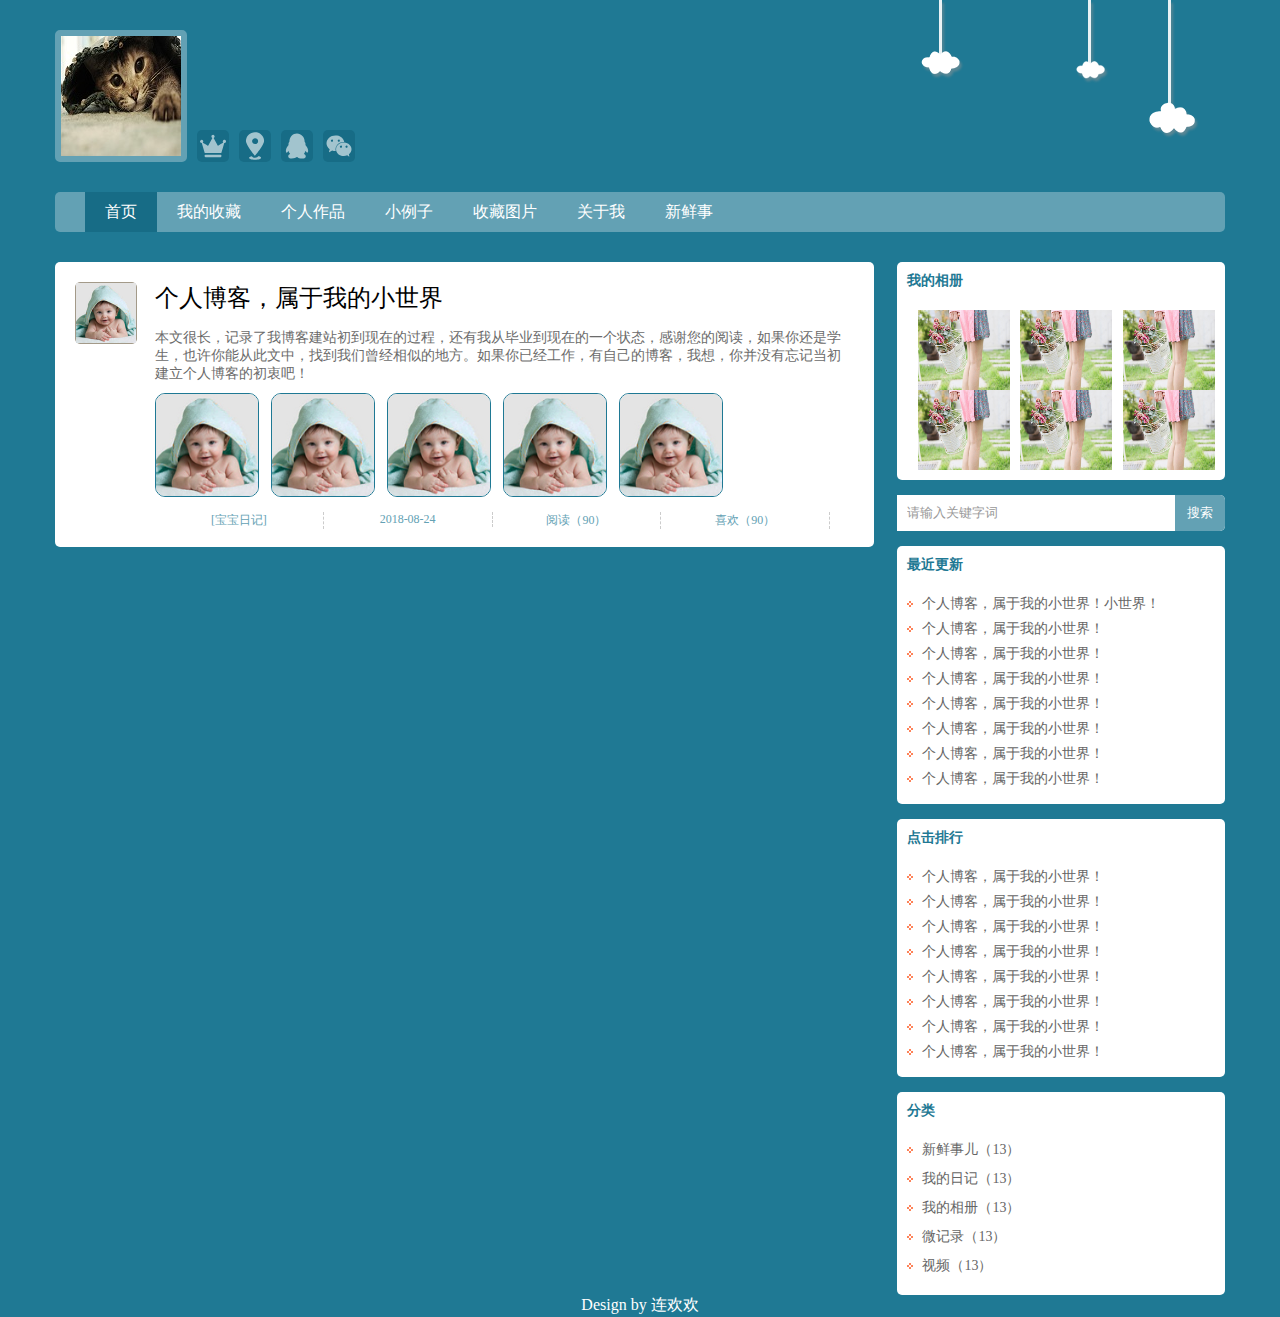
<file: index.html>
<!DOCTYPE html>
<html lang="en">

<head>
    <meta charset="UTF-8">
    <title>Document</title>
    <link rel="stylesheet" href="css/index.css">
</head>

<body>
    <div id="container">
        <header class="bl_header">
            <div class="animate"><img src="images/72242_w.png" alt=""></div>
            <div class="profile">
                <div class="avatar left"><img src="images/avatar.jpg"></div>
                <div class="guanzhu left">
                    <ul>
                        <li>
                            <img src="images/nianling.png">
                            <span>生日：1997-04-11</span>
                        </li>
                        <li>
                            <img src="images/weizhi.png">
                            <span>中国·合肥</span>
                        </li>
                        <li>
                            <img src="images/qq.png">
                            <span>QQ：1484555389</span>
                        </li>
                        <li>
                            <img src="images/weixin.png">
                            <span><img src="images/wxewm.png"></span>
                        </li>
                    </ul>
                </div>
            </div>
            <nav class="bl_nav">
                <ul>
                    <li class="active">
                        <a href="">首页</a>
                    </li>
                    <li>
                        <a href="collection.html">我的收藏</a>
                    </li>
                    <li>
                        <a href="products.html">个人作品</a>
                    </li>
                    <li>
                        <a href="example.html">小例子</a>
                    </li>
                    <li>
                        <a href="">收藏图片</a>
                    </li>
                    <li>
                        <a href="">关于我</a>
                    </li>
                    <li>
                        <a href="">新鲜事</a>
                    </li>
                    <li>
                        <a href=""></a>
                    </li>
                    <li>
                        <a href=""></a>
                    </li>
                </ul>
            </nav>
        </header>
        <article class="bl_article">
            <main class="l_box left">
                <div class="blogbox">
                    <i><img src="images/avatar (1).jpg" width="60px"></i>
                    <h2><a href="">个人博客，属于我的小世界</a></h2>
                    <p class="text">本文很长，记录了我博客建站初到现在的过程，还有我从毕业到现在的一个状态，感谢您的阅读，如果你还是学生，也许你能从此文中，找到我们曾经相似的地方。如果你已经工作，有自己的博客，我想，你并没有忘记当初建立个人博客的初衷吧！</p>
                    <span>
                        <a href="">
                            <img src="images/avatar (1).jpg" alt="">
                            <img src="images/avatar (1).jpg" alt="">
                            <img src="images/avatar (1).jpg" alt="">
                            <img src="images/avatar (1).jpg" alt="">
                            <img src="images/avatar (1).jpg" alt="">
                        </a>
                    </span>
                    <ul>
                        <li>[宝宝日记]</li>
                        <li>2018-08-24</li>
                        <li>阅读（90）</li>
                        <li>喜欢（90）</span>
                    </ul>
                </div>
            </main>
            <aside class="r_box right">
                <div class="wdxc">
                    <h2>我的相册</h2>
                    <ul>
                        <li>
                            <a href=""><img src="images/text02.jpg" alt=""></a>
                        </li>
                        <li>
                            <a href=""><img src="images/text02.jpg" alt=""></a>
                        </li>
                        <li>
                            <a href=""><img src="images/text02.jpg" alt=""></a>
                        </li>
                        <li>
                            <a href=""><img src="images/text02.jpg" alt=""></a>
                        </li>
                        <li>
                            <a href=""><img src="images/text02.jpg" alt=""></a>
                        </li>
                        <li>
                            <a href=""><img src="images/text02.jpg" alt=""></a>
                        </li>
                    </ul>
                </div>
                <div class="search">
                    <form action="">
                        <input type="text" class="key" value="请输入关键字词">
                        <input type="submit" class="btn" value="搜索">
                    </form>
                </div>
                <div class="tuijian">
                    <h2>最近更新</h2>
                    <ul>
                        <li>
                            <a href="">个人博客，属于我的小世界！小世界！</a>
                        </li>
                        <li>
                            <a href="">个人博客，属于我的小世界！</a>
                        </li>
                        <li>
                            <a href="">个人博客，属于我的小世界！</a>
                        </li>
                        <li>
                            <a href="">个人博客，属于我的小世界！</a>
                        </li>
                        <li>
                            <a href="">个人博客，属于我的小世界！</a>
                        </li>
                        <li>
                            <a href="">个人博客，属于我的小世界！</a>
                        </li>
                        <li>
                            <a href="">个人博客，属于我的小世界！</a>
                        </li>
                        <li>
                            <a href="">个人博客，属于我的小世界！</a>
                        </li>
                    </ul>
                </div>
                <div class="tuijian">
                    <h2>点击排行</h2>
                    <ul>
                        <li>
                            <a href="">个人博客，属于我的小世界！</a>
                        </li>
                        <li>
                            <a href="">个人博客，属于我的小世界！</a>
                        </li>
                        <li>
                            <a href="">个人博客，属于我的小世界！</a>
                        </li>
                        <li>
                            <a href="">个人博客，属于我的小世界！</a>
                        </li>
                        <li>
                            <a href="">个人博客，属于我的小世界！</a>
                        </li>
                        <li>
                            <a href="">个人博客，属于我的小世界！</a>
                        </li>
                        <li>
                            <a href="">个人博客，属于我的小世界！</a>
                        </li>
                        <li>
                            <a href="">个人博客，属于我的小世界！</a>
                        </li>
                    </ul>
                </div>
                <div class="cate">
                    <h2>分类</h2>
                    <ul>
                        <li>
                            <a href="">新鲜事儿（13）</a>
                        </li>
                        <li>
                            <a href="">我的日记（13）</a>
                        </li>
                        <li>
                            <a href="">我的相册（13）</a>
                        </li>
                        <li>
                            <a href="">微记录（13）</a>
                        </li>
                        <li>
                            <a href="">视频（13）</a>
                        </li>
                    </ul>
                </div>
            </aside>
        </article>
        <footer class="bl_footer">
            <p>
                Design by
                <a href="">连欢欢</a>
            </p>
        </footer>
    </div>
</body>

</html>
</file>
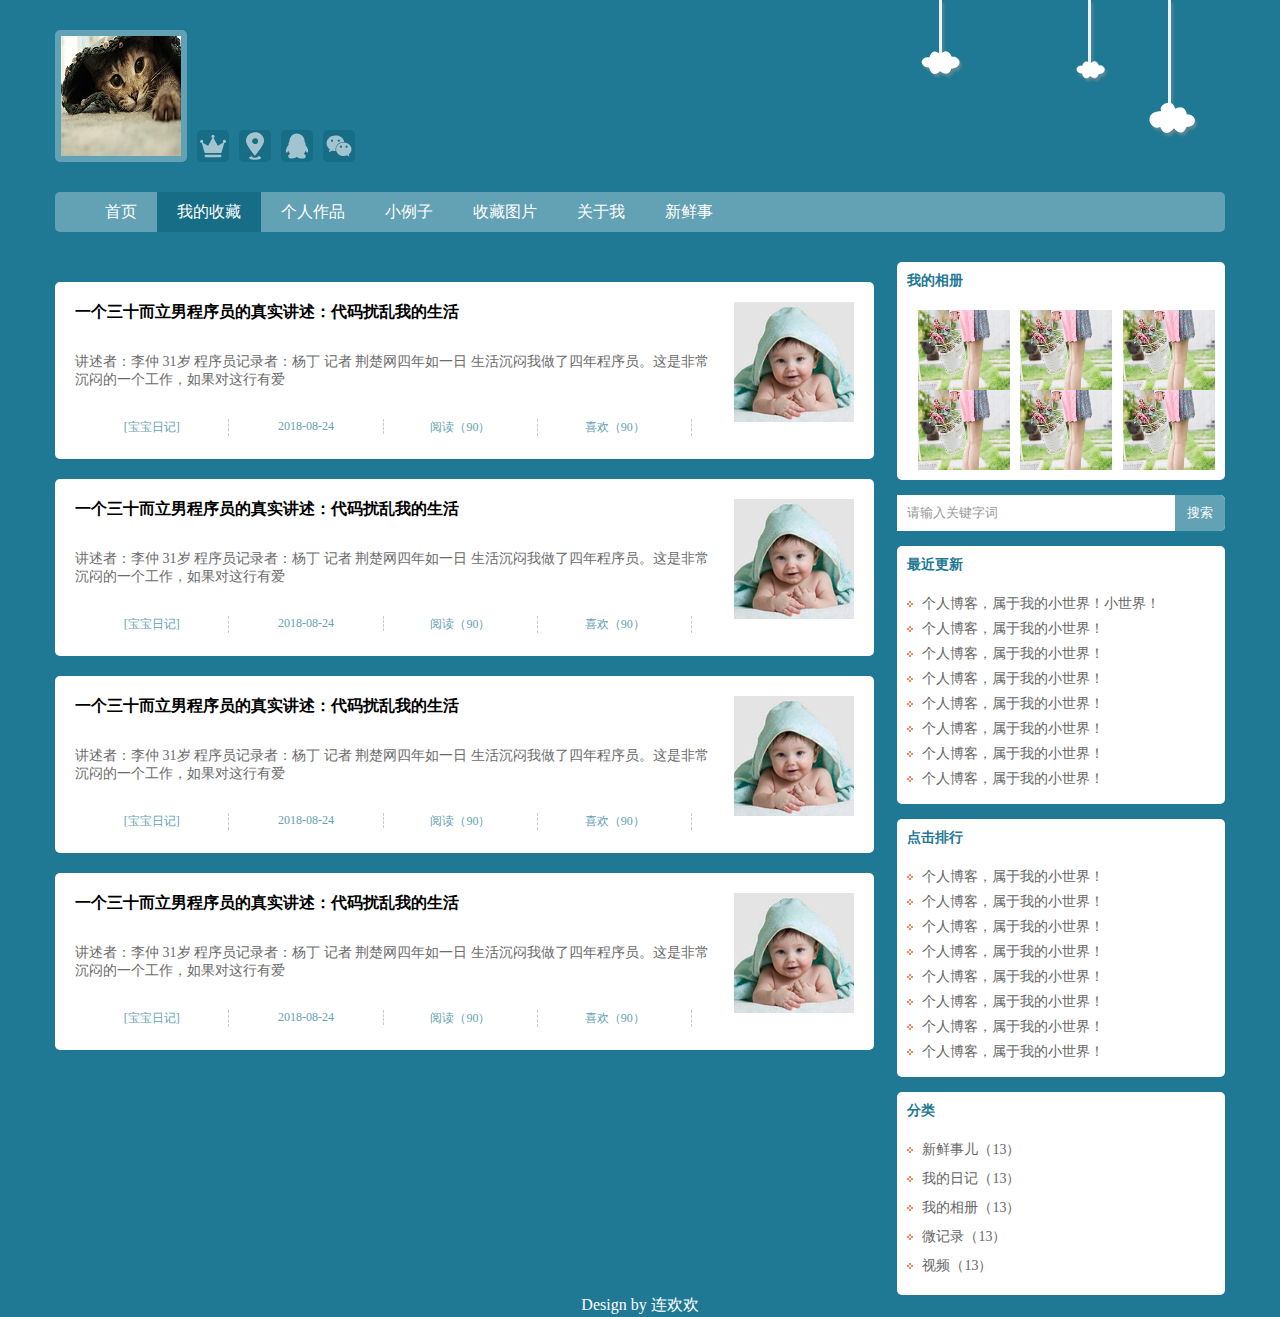
<file: collection.html>
<!DOCTYPE html>
<html lang="en">

<head>
    <meta charset="UTF-8">
    <title>Document</title>
    <link rel="stylesheet" href="css/index.css">
</head>

<body>
    <div id="container">
        <header class="bl_header">
            <div class="animate"><img src="images/72242_w.png" alt=""></div>
            <div class="profile">
                <div class="avatar left"><img src="images/avatar.jpg"></div>
                <div class="guanzhu left">
                    <ul>
                        <li>
                            <img src="images/nianling.png">
                            <span>生日：1997-04-11</span>
                        </li>
                        <li>
                            <img src="images/weizhi.png">
                            <span>中国·合肥</span>
                        </li>
                        <li>
                            <img src="images/qq.png">
                            <span>QQ：1484555389</span>
                        </li>
                        <li>
                            <img src="images/weixin.png">
                            <span><img src="images/wxewm.png"></span>
                        </li>
                    </ul>
                </div>
            </div>
            <nav class="bl_nav">
                <ul>
                    <li>
                        <a href="index.html">首页</a>
                    </li>
                    <li class="active">
                        <a href="javascript:void();">我的收藏</a>
                    </li>
                    <li>
                        <a href="products.html">个人作品</a>
                    </li>
                    <li>
                        <a href="example.html">小例子</a>
                    </li>
                    <li>
                        <a href="">收藏图片</a>
                    </li>
                    <li>
                        <a href="">关于我</a>
                    </li>
                    <li>
                        <a href="">新鲜事</a>
                    </li>
                    <li>
                        <a href=""></a>
                    </li>
                    <li>
                        <a href=""></a>
                    </li>
                </ul>
            </nav>
        </header>
        <article class="bl_article">
            <main class="l_box left">
                <div class="bloglist">
                    <ul>
                        <li>
                            <i><a href=""><img src="images/avatar (1).jpg" alt=""></a></i>
                            <h3><a href="">一个三十而立男程序员的真实讲述：代码扰乱我的生活</a></h3>
                            <p>讲述者：李仲 31岁 程序员记录者：杨丁 记者 荆楚网四年如一日 生活沉闷我做了四年程序员。这是非常沉闷的一个工作，如果对这行有爱</p>
                            <ul>
                                <li>[宝宝日记]</li>
                                <li>2018-08-24</li>
                                <li>阅读（90）</li>
                                <li>喜欢（90）</li>
                            </ul>
                        </li>
                        <li>
                            <i><a href=""><img src="images/avatar (1).jpg" alt=""></a></i>
                            <h3><a href="">一个三十而立男程序员的真实讲述：代码扰乱我的生活</a></h3>
                            <p>讲述者：李仲 31岁 程序员记录者：杨丁 记者 荆楚网四年如一日 生活沉闷我做了四年程序员。这是非常沉闷的一个工作，如果对这行有爱</p>
                            <ul>
                                <li>[宝宝日记]</li>
                                <li>2018-08-24</li>
                                <li>阅读（90）</li>
                                <li>喜欢（90）</li>
                            </ul>
                        </li>
                        <li>
                            <i><a href=""><img src="images/avatar (1).jpg" alt=""></a></i>
                            <h3><a href="">一个三十而立男程序员的真实讲述：代码扰乱我的生活</a></h3>
                            <p>讲述者：李仲 31岁 程序员记录者：杨丁 记者 荆楚网四年如一日 生活沉闷我做了四年程序员。这是非常沉闷的一个工作，如果对这行有爱</p>
                            <ul>
                                <li>[宝宝日记]</li>
                                <li>2018-08-24</li>
                                <li>阅读（90）</li>
                                <li>喜欢（90）</li>
                            </ul>
                        </li>
                        <li>
                            <i><a href=""><img src="images/avatar (1).jpg" alt=""></a></i>
                            <h3><a href="">一个三十而立男程序员的真实讲述：代码扰乱我的生活</a></h3>
                            <p>讲述者：李仲 31岁 程序员记录者：杨丁 记者 荆楚网四年如一日 生活沉闷我做了四年程序员。这是非常沉闷的一个工作，如果对这行有爱</p>
                            <ul>
                                <li>[宝宝日记]</li>
                                <li>2018-08-24</li>
                                <li>阅读（90）</li>
                                <li>喜欢（90）</li>
                            </ul>
                        </li>
                    </ul>
                </div>
            </main>
            <aside class="r_box right">
                <div class="wdxc">
                    <h2>我的相册</h2>
                    <ul>
                        <li>
                            <a href=""><img src="images/text02.jpg" alt=""></a>
                        </li>
                        <li>
                            <a href=""><img src="images/text02.jpg" alt=""></a>
                        </li>
                        <li>
                            <a href=""><img src="images/text02.jpg" alt=""></a>
                        </li>
                        <li>
                            <a href=""><img src="images/text02.jpg" alt=""></a>
                        </li>
                        <li>
                            <a href=""><img src="images/text02.jpg" alt=""></a>
                        </li>
                        <li>
                            <a href=""><img src="images/text02.jpg" alt=""></a>
                        </li>
                    </ul>
                </div>
                <div class="search">
                    <form action="">
                        <input type="text" class="key" value="请输入关键字词">
                        <input type="submit" class="btn" value="搜索">
                    </form>
                </div>
                <div class="tuijian">
                    <h2>最近更新</h2>
                    <ul>
                        <li>
                            <a href="">个人博客，属于我的小世界！小世界！</a>
                        </li>
                        <li>
                            <a href="">个人博客，属于我的小世界！</a>
                        </li>
                        <li>
                            <a href="">个人博客，属于我的小世界！</a>
                        </li>
                        <li>
                            <a href="">个人博客，属于我的小世界！</a>
                        </li>
                        <li>
                            <a href="">个人博客，属于我的小世界！</a>
                        </li>
                        <li>
                            <a href="">个人博客，属于我的小世界！</a>
                        </li>
                        <li>
                            <a href="">个人博客，属于我的小世界！</a>
                        </li>
                        <li>
                            <a href="">个人博客，属于我的小世界！</a>
                        </li>
                    </ul>
                </div>
                <div class="tuijian">
                    <h2>点击排行</h2>
                    <ul>
                        <li>
                            <a href="">个人博客，属于我的小世界！</a>
                        </li>
                        <li>
                            <a href="">个人博客，属于我的小世界！</a>
                        </li>
                        <li>
                            <a href="">个人博客，属于我的小世界！</a>
                        </li>
                        <li>
                            <a href="">个人博客，属于我的小世界！</a>
                        </li>
                        <li>
                            <a href="">个人博客，属于我的小世界！</a>
                        </li>
                        <li>
                            <a href="">个人博客，属于我的小世界！</a>
                        </li>
                        <li>
                            <a href="">个人博客，属于我的小世界！</a>
                        </li>
                        <li>
                            <a href="">个人博客，属于我的小世界！</a>
                        </li>
                    </ul>
                </div>
                <div class="cate">
                    <h2>分类</h2>
                    <ul>
                        <li>
                            <a href="">新鲜事儿（13）</a>
                        </li>
                        <li>
                            <a href="">我的日记（13）</a>
                        </li>
                        <li>
                            <a href="">我的相册（13）</a>
                        </li>
                        <li>
                            <a href="">微记录（13）</a>
                        </li>
                        <li>
                            <a href="">视频（13）</a>
                        </li>
                    </ul>
                </div>
            </aside>
        </article>
        <footer class="bl_footer">
            <p>
                Design by
                <a href="">连欢欢</a>
            </p>
        </footer>
    </div>
</body>

</html>
</file>
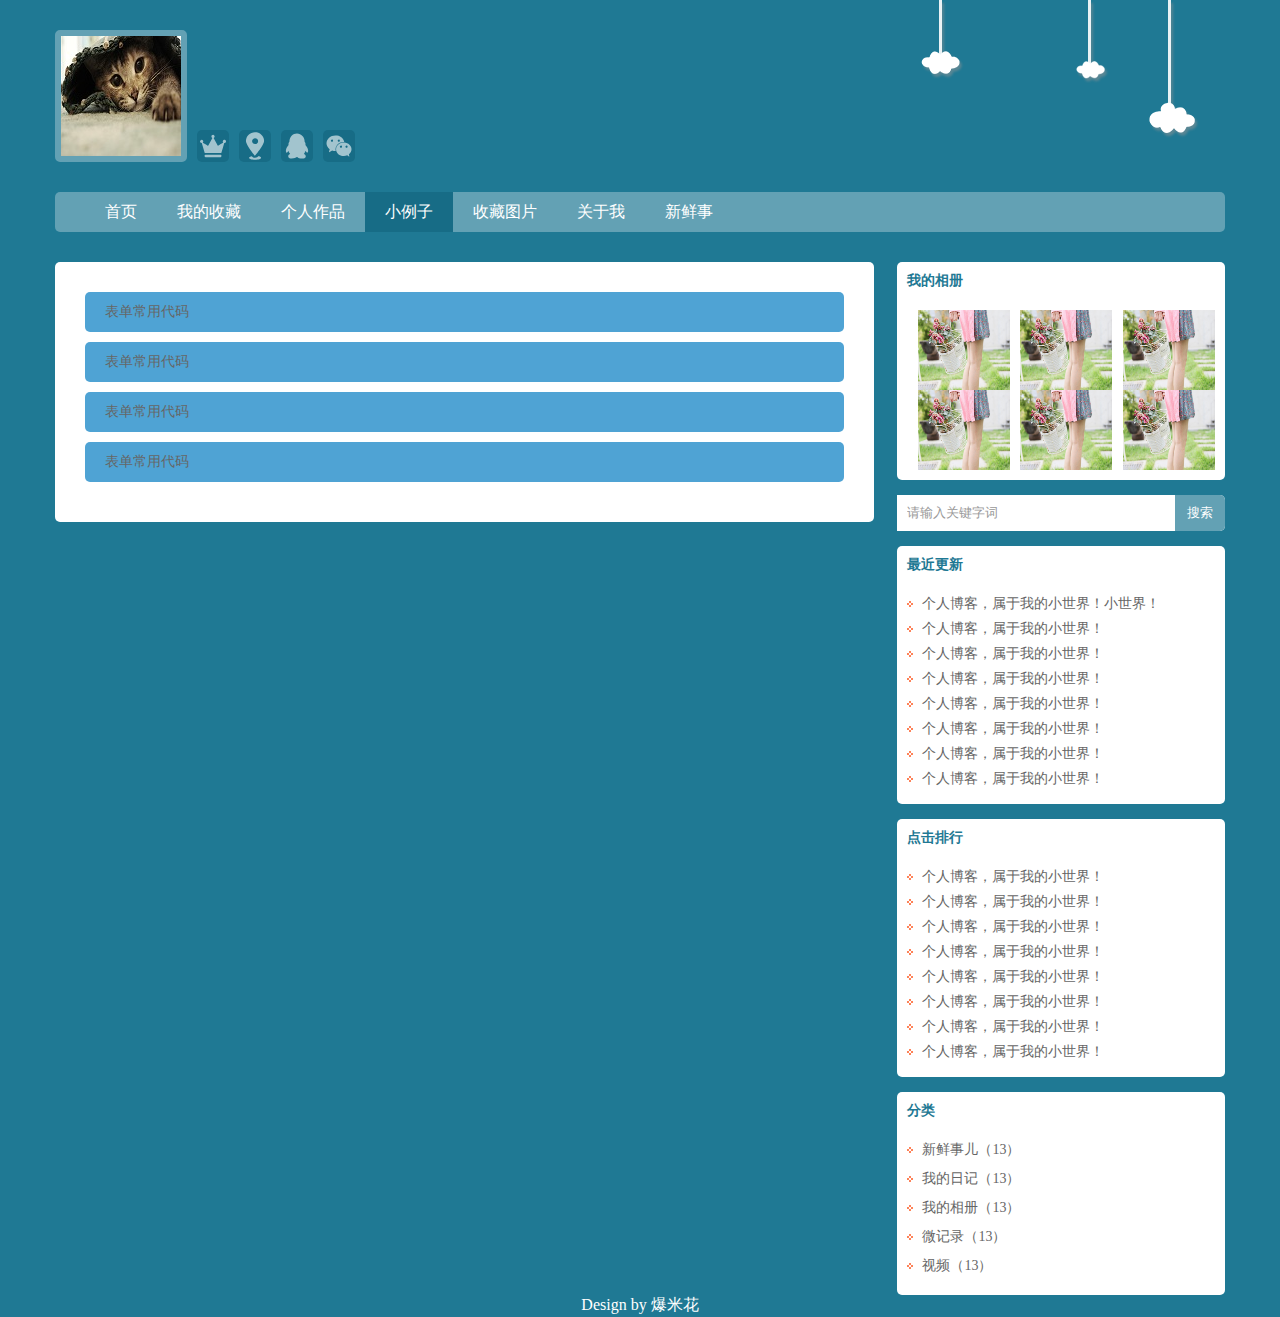
<file: example.html>
<!DOCTYPE html>
<html lang="en">

<head>
    <meta charset="UTF-8">
    <title>Document</title>
    <link rel="stylesheet" href="css/index.css">
</head>
<style>
.nav {
    background-color: #fff;
    border-radius: 5px;
    padding: 30px;
}

.nav>li {
    width: 100%;
    margin-bottom: 10px;
}

.nav>li a.active {
    color: #fff;
    background: #176c86;
}

.nav>li>a {
    display: block;
    width: 100%;
    height: 40px;
    color: #666;
    background: #4fa3d4;
    line-height: 40px;
    font-size: 14px;
    text-indent: 20px;
    border-radius: 5px;
}

.nav .list {
    width: 100%;
    display: none;
}

.nav .list li {
    width: 100%;
    height: 40px;
}

.nav .list li a {
    display: block;
    width: 100%;
    height: 40px;
    background: #fff;
    color: #666;
    line-height: 40px;
    font-size: 14px;
    text-indent: 20px;
    border-radius: 5px;
}
</style>

<body>
    <div id="container">
        <header class="bl_header">
            <div class="animate"><img src="images/72242_w.png" alt=""></div>
            <div class="profile">
                <div class="avatar left"><img src="images/avatar.jpg"></div>
                <div class="guanzhu left">
                    <ul>
                        <li>
                            <img src="images/nianling.png">
                            <span>生日：1997-04-11</span>
                        </li>
                        <li>
                            <img src="images/weizhi.png">
                            <span>中国·合肥</span>
                        </li>
                        <li>
                            <img src="images/qq.png">
                            <span>QQ：1484555389</span>
                        </li>
                        <li>
                            <img src="images/weixin.png">
                            <span><img src="images/wxewm.png"></span>
                        </li>
                    </ul>
                </div>
            </div>
            <nav class="bl_nav">
                <ul>
                    <li>
                        <a href="index.html">首页</a>
                    </li>
                    <li>
                        <a href="javascript:void();">我的收藏</a>
                    </li>
                    <li>
                        <a href="products.html">个人作品</a>
                    </li>
                    <li class="active">
                        <a href="example.html">小例子</a>
                    </li>
                    <li>
                        <a href="">收藏图片</a>
                    </li>
                    <li>
                        <a href="">关于我</a>
                    </li>
                    <li>
                        <a href="">新鲜事</a>
                    </li>
                    <li>
                        <a href=""></a>
                    </li>
                    <li>
                        <a href=""></a>
                    </li>
                </ul>
            </nav>
        </header>
        <article class="bl_article">
            <main class="l_box left">
                <ul class="nav">
                    <li>
                        <a href="">表单常用代码</a>
                        <ul class="list">
                            <li>
                                <a href="">去除字符串左右的空格</a>
                            </li>
                            <li>
                                <a href="">去除字符串左右的空格</a>
                            </li>
                            <li>
                                <a href="">去除字符串左右的空格</a>
                            </li>
                            <li>
                                <a href="">去除字符串左右的空格</a>
                            </li>
                        </ul>
                    </li>
                    <li>
                        <a href="">表单常用代码</a>
                        <ul class="list">
                            <li>
                                <a href="">去除字符串左右的空格</a>
                            </li>
                            <li>
                                <a href="">去除字符串左右的空格</a>
                            </li>
                            <li>
                                <a href="">去除字符串左右的空格</a>
                            </li>
                            <li>
                                <a href="">去除字符串左右的空格</a>
                            </li>
                        </ul>
                    </li>
                    <li>
                        <a href="">表单常用代码</a>
                        <ul class="list">
                            <li>
                                <a href="">去除字符串左右的空格</a>
                            </li>
                            <li>
                                <a href="">去除字符串左右的空格</a>
                            </li>
                            <li>
                                <a href="">去除字符串左右的空格</a>
                            </li>
                            <li>
                                <a href="">去除字符串左右的空格</a>
                            </li>
                        </ul>
                    </li>
                    <li>
                        <a href="">表单常用代码</a>
                        <ul class="list">
                            <li>
                                <a href="">去除字符串左右的空格</a>
                            </li>
                            <li>
                                <a href="">去除字符串左右的空格</a>
                            </li>
                            <li>
                                <a href="">去除字符串左右的空格</a>
                            </li>
                            <li>
                                <a href="">去除字符串左右的空格</a>
                            </li>
                        </ul>
                    </li>
                </ul>
            </main>
            <aside class="r_box right">
                <div class="wdxc">
                    <h2>我的相册</h2>
                    <ul>
                        <li>
                            <a href=""><img src="images/text02.jpg" alt=""></a>
                        </li>
                        <li>
                            <a href=""><img src="images/text02.jpg" alt=""></a>
                        </li>
                        <li>
                            <a href=""><img src="images/text02.jpg" alt=""></a>
                        </li>
                        <li>
                            <a href=""><img src="images/text02.jpg" alt=""></a>
                        </li>
                        <li>
                            <a href=""><img src="images/text02.jpg" alt=""></a>
                        </li>
                        <li>
                            <a href=""><img src="images/text02.jpg" alt=""></a>
                        </li>
                    </ul>
                </div>
                <div class="search">
                    <form action="">
                        <input type="text" class="key" value="请输入关键字词">
                        <input type="submit" class="btn" value="搜索">
                    </form>
                </div>
                <div class="tuijian">
                    <h2>最近更新</h2>
                    <ul>
                        <li>
                            <a href="">个人博客，属于我的小世界！小世界！</a>
                        </li>
                        <li>
                            <a href="">个人博客，属于我的小世界！</a>
                        </li>
                        <li>
                            <a href="">个人博客，属于我的小世界！</a>
                        </li>
                        <li>
                            <a href="">个人博客，属于我的小世界！</a>
                        </li>
                        <li>
                            <a href="">个人博客，属于我的小世界！</a>
                        </li>
                        <li>
                            <a href="">个人博客，属于我的小世界！</a>
                        </li>
                        <li>
                            <a href="">个人博客，属于我的小世界！</a>
                        </li>
                        <li>
                            <a href="">个人博客，属于我的小世界！</a>
                        </li>
                    </ul>
                </div>
                <div class="tuijian">
                    <h2>点击排行</h2>
                    <ul>
                        <li>
                            <a href="">个人博客，属于我的小世界！</a>
                        </li>
                        <li>
                            <a href="">个人博客，属于我的小世界！</a>
                        </li>
                        <li>
                            <a href="">个人博客，属于我的小世界！</a>
                        </li>
                        <li>
                            <a href="">个人博客，属于我的小世界！</a>
                        </li>
                        <li>
                            <a href="">个人博客，属于我的小世界！</a>
                        </li>
                        <li>
                            <a href="">个人博客，属于我的小世界！</a>
                        </li>
                        <li>
                            <a href="">个人博客，属于我的小世界！</a>
                        </li>
                        <li>
                            <a href="">个人博客，属于我的小世界！</a>
                        </li>
                    </ul>
                </div>
                <div class="cate">
                    <h2>分类</h2>
                    <ul>
                        <li>
                            <a href="">新鲜事儿（13）</a>
                        </li>
                        <li>
                            <a href="">我的日记（13）</a>
                        </li>
                        <li>
                            <a href="">我的相册（13）</a>
                        </li>
                        <li>
                            <a href="">微记录（13）</a>
                        </li>
                        <li>
                            <a href="">视频（13）</a>
                        </li>
                    </ul>
                </div>
            </aside>
        </article>
        <footer class="bl_footer">
            <p>
                Design by
                <a href="">爆米花</a>
            </p>
        </footer>
    </div>
    <script src="js/jquery-1.12.4.min.js"></script>
    <script>
    $(function() {
        $('.nav>li>a').on('click', function(e) {
            e.preventDefault()
            $(this).toggleClass('active')
            $(this).siblings('.list').slideToggle()
        })
    })
    </script>
</body>

</html>
</file>
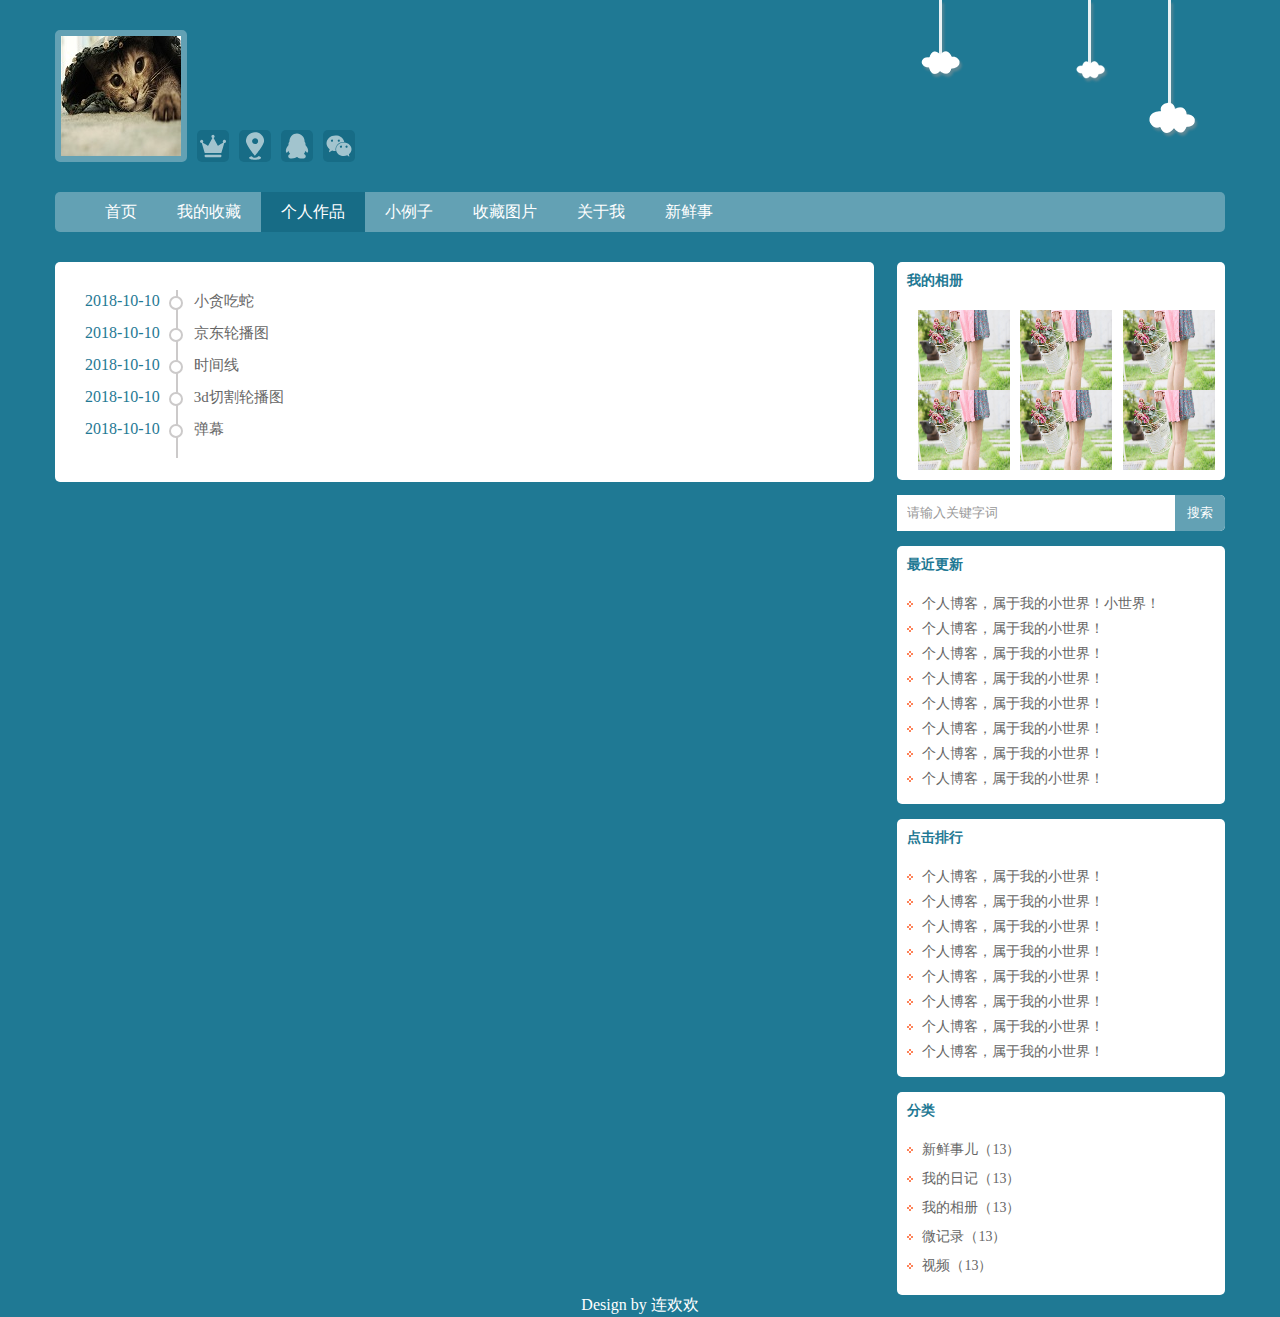
<file: products.html>
<!DOCTYPE html>
<html lang="en">

<head>
    <meta charset="UTF-8">
    <title>Document</title>
    <link rel="stylesheet" href="css/index.css">
    <link rel="stylesheet" href="css/products.css">
</head>

<body>
    <div id="container">
        <header class="bl_header">
            <div class="animate"><img src="images/72242_w.png" alt=""></div>
            <div class="profile">
                <div class="avatar left"><img src="images/avatar.jpg"></div>
                <div class="guanzhu left">
                    <ul>
                        <li>
                            <img src="images/nianling.png">
                            <span>生日：1997-04-11</span>
                        </li>
                        <li>
                            <img src="images/weizhi.png">
                            <span>中国·合肥</span>
                        </li>
                        <li>
                            <img src="images/qq.png">
                            <span>QQ：1484555389</span>
                        </li>
                        <li>
                            <img src="images/weixin.png">
                            <span><img src="images/wxewm.png"></span>
                        </li>
                    </ul>
                </div>
            </div>
            <nav class="bl_nav">
                <ul>
                    <li>
                        <a href="index.html">首页</a>
                    </li>
                    <li>
                        <a href="collection.html">我的收藏</a>
                    </li>
                    <li class="active">
                        <a href="javascript:void();">个人作品</a>
                    </li>
                    <li>
                        <a href="example.html">小例子</a>
                    </li>
                    <li>
                        <a href="">收藏图片</a>
                    </li>
                    <li>
                        <a href="">关于我</a>
                    </li>
                    <li>
                        <a href="">新鲜事</a>
                    </li>
                    <li>
                        <a href=""></a>
                    </li>
                    <li>
                        <a href=""></a>
                    </li>
                </ul>
            </nav>
        </header>
        <article class="bl_article">
            <main class="l_box left">
                <ul>
                    <li>
                        <span>2018-10-10</span>
                        <i><a href="views/snake.html">小贪吃蛇</a></i>
                    </li>
                    <li>
                        <span>2018-10-10</span>
                        <i><a href="views/jd_lunbo.html">京东轮播图</a></i>
                    </li>
                    <li>
                        <span>2018-10-10</span>
                        <i><a href="views/timeline.html">时间线</a></i>
                    </li>
                    <li>
                        <span>2018-10-10</span>
                        <i><a href="views/lunbo_3d.html">3d切割轮播图</a></i>
                    </li>
                    <li>
                        <span>2018-10-10</span>
                        <i><a href="views/danmu.html">弹幕</a></i>
                    </li>
                </ul>
            </main>
            <aside class="r_box right">
                <div class="wdxc">
                    <h2>我的相册</h2>
                    <ul>
                        <li>
                            <a href=""><img src="images/text02.jpg" alt=""></a>
                        </li>
                        <li>
                            <a href=""><img src="images/text02.jpg" alt=""></a>
                        </li>
                        <li>
                            <a href=""><img src="images/text02.jpg" alt=""></a>
                        </li>
                        <li>
                            <a href=""><img src="images/text02.jpg" alt=""></a>
                        </li>
                        <li>
                            <a href=""><img src="images/text02.jpg" alt=""></a>
                        </li>
                        <li>
                            <a href=""><img src="images/text02.jpg" alt=""></a>
                        </li>
                    </ul>
                </div>
                <div class="search">
                    <form action="">
                        <input type="text" class="key" value="请输入关键字词">
                        <input type="submit" class="btn" value="搜索">
                    </form>
                </div>
                <div class="tuijian">
                    <h2>最近更新</h2>
                    <ul>
                        <li>
                            <a href="">个人博客，属于我的小世界！小世界！</a>
                        </li>
                        <li>
                            <a href="">个人博客，属于我的小世界！</a>
                        </li>
                        <li>
                            <a href="">个人博客，属于我的小世界！</a>
                        </li>
                        <li>
                            <a href="">个人博客，属于我的小世界！</a>
                        </li>
                        <li>
                            <a href="">个人博客，属于我的小世界！</a>
                        </li>
                        <li>
                            <a href="">个人博客，属于我的小世界！</a>
                        </li>
                        <li>
                            <a href="">个人博客，属于我的小世界！</a>
                        </li>
                        <li>
                            <a href="">个人博客，属于我的小世界！</a>
                        </li>
                    </ul>
                </div>
                <div class="tuijian">
                    <h2>点击排行</h2>
                    <ul>
                        <li>
                            <a href="">个人博客，属于我的小世界！</a>
                        </li>
                        <li>
                            <a href="">个人博客，属于我的小世界！</a>
                        </li>
                        <li>
                            <a href="">个人博客，属于我的小世界！</a>
                        </li>
                        <li>
                            <a href="">个人博客，属于我的小世界！</a>
                        </li>
                        <li>
                            <a href="">个人博客，属于我的小世界！</a>
                        </li>
                        <li>
                            <a href="">个人博客，属于我的小世界！</a>
                        </li>
                        <li>
                            <a href="">个人博客，属于我的小世界！</a>
                        </li>
                        <li>
                            <a href="">个人博客，属于我的小世界！</a>
                        </li>
                    </ul>
                </div>
                <div class="cate">
                    <h2>分类</h2>
                    <ul>
                        <li>
                            <a href="">新鲜事儿（13）</a>
                        </li>
                        <li>
                            <a href="">我的日记（13）</a>
                        </li>
                        <li>
                            <a href="">我的相册（13）</a>
                        </li>
                        <li>
                            <a href="">微记录（13）</a>
                        </li>
                        <li>
                            <a href="">视频（13）</a>
                        </li>
                    </ul>
                </div>
            </aside>
        </article>
        <footer class="bl_footer">
            <p>
                Design by
                <a href="">连欢欢</a>
            </p>
        </footer>
    </div>
</body>

</html>
</file>
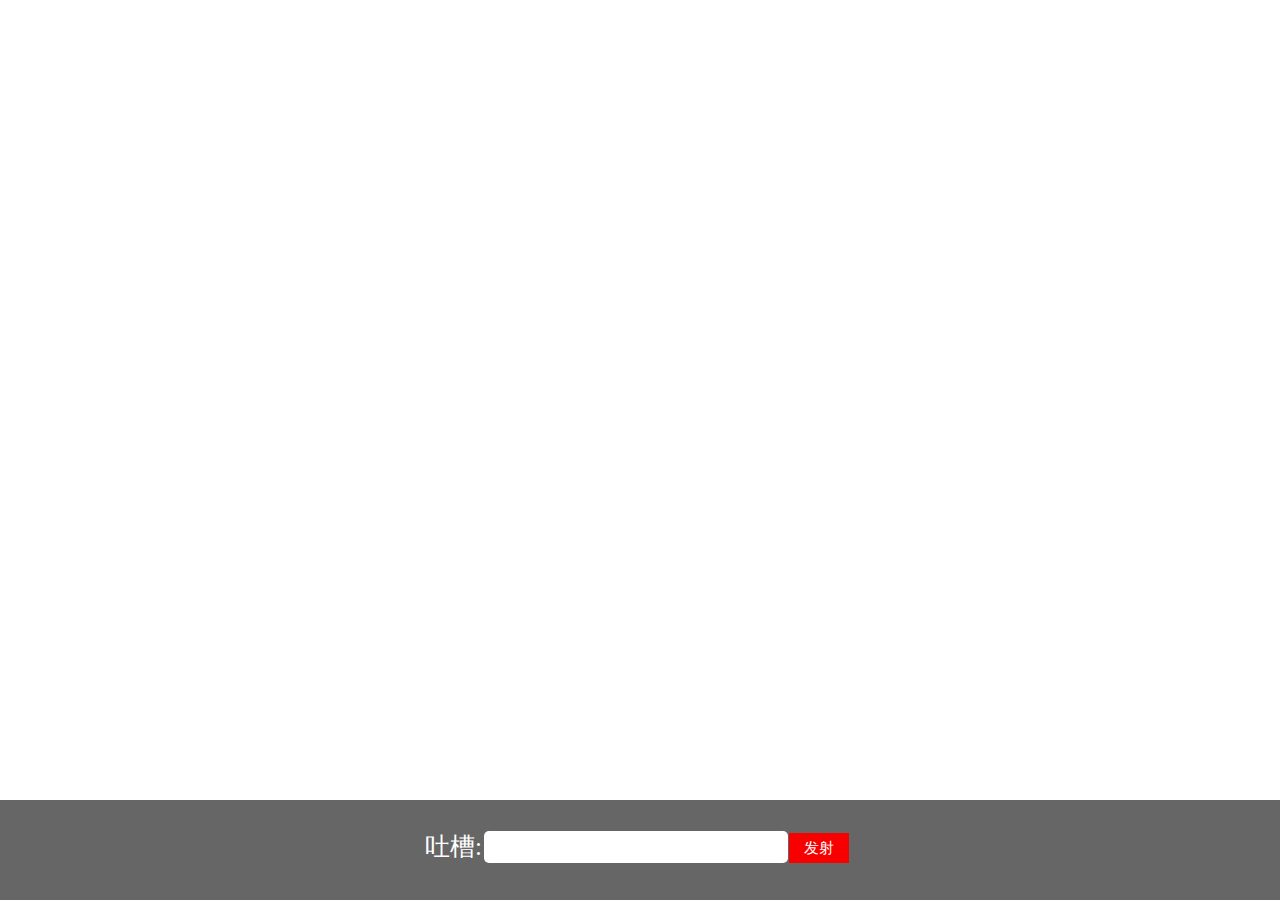
<file: views/danmu.html>
<!doctype html>
<html>

<head>
    <meta charset="utf-8">
    <title></title>
    <style type="text/css">
    html,
    body {
        margin: 0px;
        padding: 0px;
        width: 100%;
        height: 100%;
        font-family: "微软雅黑";
        font-size: 62.5%;
    }
    
    .boxDom {
        width: 100%;
        height: 100%;
        position: relative;
        overflow: hidden;
    }
    
    .idDom {
        width: 100%;
        height: 100px;
        background: #666;
        position: fixed;
        bottom: 0px;
    }
    
    .content {
        display: inline-block;
        width: 430px;
        height: 40px;
        position: absolute;
        left: 0px;
        right: 0px;
        top: 0px;
        bottom: 0px;
        margin: auto;
    }
    
    .title {
        display: inline;
        font-size: 4em;
        vertical-align: bottom;
        color: #fff;
    }
    
    .text {
        border: none;
        width: 300px;
        height: 30px;
        border-radius: 5px;
        font-size: 2.4em;
    }
    
    .btn {
        width: 60px;
        height: 30px;
        background: #f90000;
        border: none;
        color: #fff;
        font-size: 2.4em;
    }
    
    span {
        width: 300px;
        height: 40px;
        position: absolute;
        overflow: hidden;
        color: #000;
        font-size: 4em;
        line-height: 1.5em;
        cursor: pointer;
        white-space: nowrap;
    }
    </style>
</head>

<body>
    <div class="boxDom" id="boxDom">
        <div class="idDom" id="idDom">
            <div class="content">
                <p class="title">吐槽:</p>
                <input type="text" class="text" id="text" />
                <button type="button" class="btn" id="btn">发射</button>
            </div>
        </div>
    </div>
</body>
<script src="../js/jquery-1.12.4.min.js"></script>
<script>
$(function() {

    //注册事件
    var colors = ["red", "green", "hotpink", "pink", "cyan", "yellowgreen", "purple", "deepskyblue"];
    $("#btn").click(function() {
        var randomColor = parseInt(Math.random() * colors.length);
        var randomY = parseInt(Math.random() * 400);

        $("<span></span>") //创建span
            .text($("#text").val()) //设置内容
            .css("color", colors[randomColor]) //设置字体颜色
            .css("left", "1400px") //设置left值
            .css("top", randomY) //设置top值
            .animate({
                left: -500
            }, 10000, "linear", function() {
                //到了终点，需要删除
                $(this).remove();
            }) //添加动画
            .appendTo("#boxDom");


        $("#text").val("");
    });


    $("#text").keyup(function(e) {
        if (e.keyCode == 13) {
            $("#btn").click();
        }
    });

});
</script>

</html>
</file>
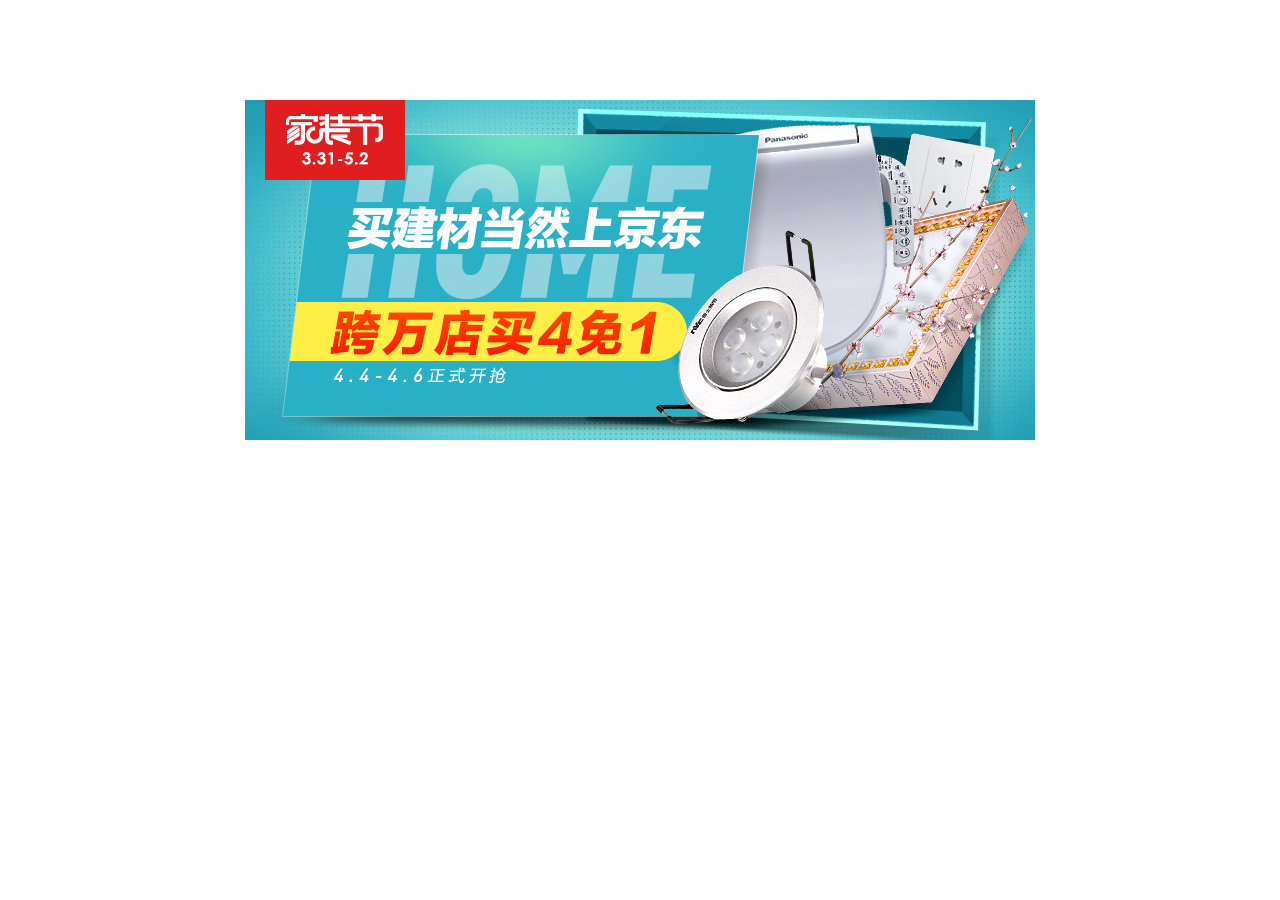
<file: views/jd_lunbo.html>
<!DOCTYPE html>
<html lang="zh-CN">

<head>
    <meta charset="UTF-8">
    <title>京东商城</title>
    <style>
    * {
        margin: 0;
        padding: 0;
        list-style: none;
    }
    
    .slider {
        height: 340px;
        width: 790px;
        margin: 100px auto;
        position: relative;
    }
    
    .slider li {
        position: absolute;
        display: none;
    }
    
    .slider li:first-child {
        display: block;
    }
    
    .arrow {
        display: none;
    }
    
    .slider:hover .arrow {
        display: block;
    }
    
    .arrow-left,
    .arrow-right {
        font-family: "SimSun", "宋体";
        width: 30px;
        height: 60px;
        background-color: rgba(0, 0, 0, 0.1);
        position: absolute;
        top: 50%;
        margin-top: -30px;
        cursor: pointer;
        text-align: center;
        line-height: 60px;
        color: #fff;
        font-weight: 700;
        font-size: 30px;
    }
    
    .arrow-left:hover,
    .arrow-right:hover {
        background-color: rgba(0, 0, 0, .5);
    }
    
    .arrow-left {
        left: 0;
    }
    
    .arrow-right {
        right: 0;
    }
    </style>
</head>

<body>
    <div class="slider">
        <ul>
            <li>
                <a href="#"><img src="../images/jd_lunbo/1.jpg" alt=""></a>
            </li>
            <li>
                <a href="#"><img src="../images/jd_lunbo/2.jpg" alt=""></a>
            </li>
            <li>
                <a href="#"><img src="../images/jd_lunbo/3.jpg" alt=""></a>
            </li>
            <li>
                <a href="#"><img src="../images/jd_lunbo/4.jpg" alt=""></a>
            </li>
            <li>
                <a href="#"><img src="../images/jd_lunbo/5.jpg" alt=""></a>
            </li>
            <li>
                <a href="#"><img src="../images/jd_lunbo/6.jpg" alt=""></a>
            </li>
            <li>
                <a href="#"><img src="../images/jd_lunbo/7.jpg" alt=""></a>
            </li>
            <li>
                <a href="#"><img src="../images/jd_lunbo/8.jpg" alt=""></a>
            </li>
        </ul>
        <!--箭头-->
        <div class="arrow">
            <span class="arrow-left">&lt;</span>
            <span class="arrow-right">&gt;</span>
        </div>
    </div>
    <script src="../js/jquery-1.12.4.js"></script>
    <script>
    $(function() {

        var count = 0;

        $(".arrow-right").click(function() {
            count++;


            if (count == $(".slider li").length) {
                count = 0;
            }
            //让count渐渐的显示，其他兄弟渐渐的隐藏
            $(".slider li").eq(count).fadeIn().siblings("li").fadeOut();
        });

        $(".arrow-left").click(function() {
            count--;

            if (count == -1) {
                count = $(".slider li").length - 1;
            }
            console.log(count);
            //让count渐渐的显示，其他兄弟渐渐的隐藏
            $(".slider li").eq(count).fadeIn().siblings("li").fadeOut();
        })

    });
    </script>
</body>

</html>
</file>
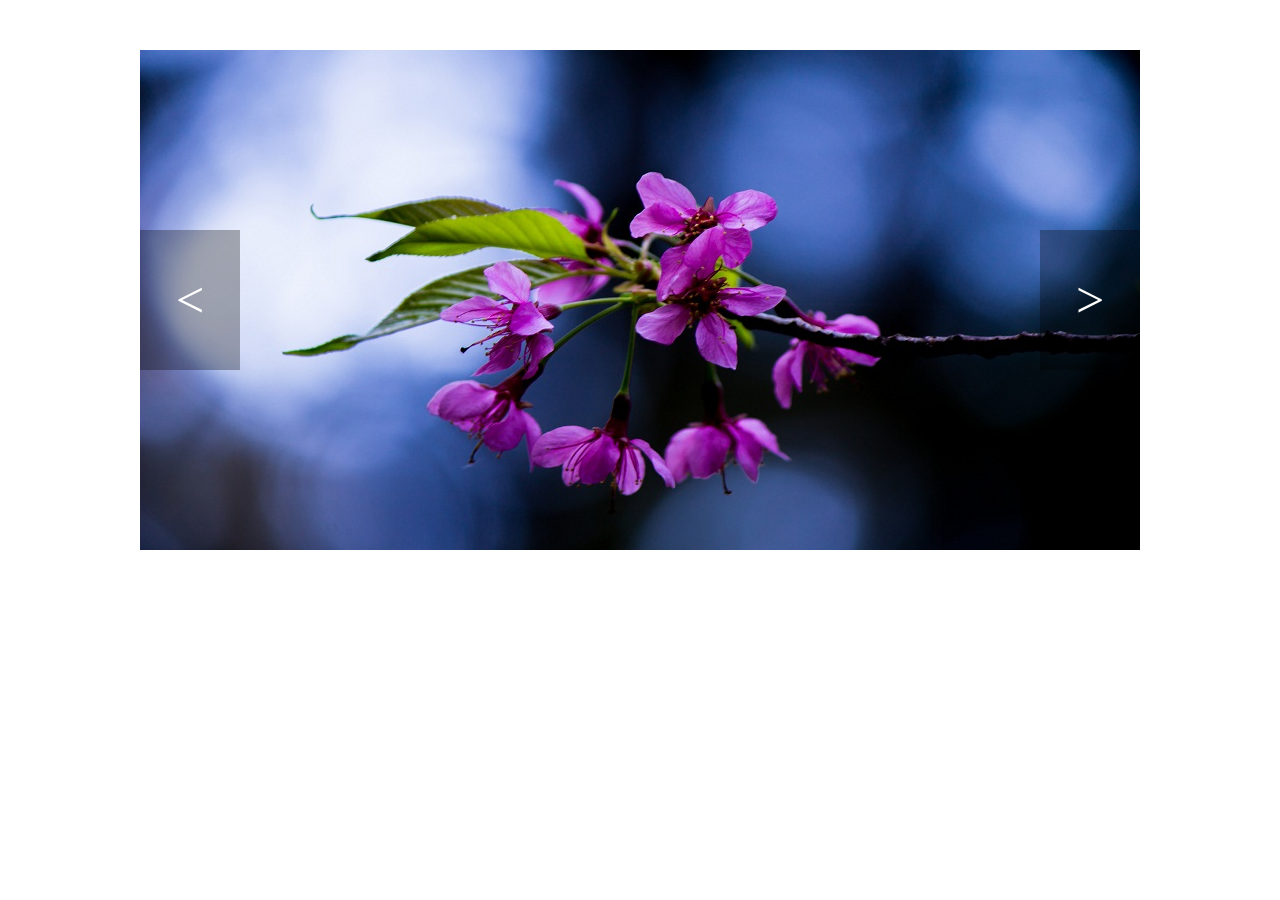
<file: views/lunbo_3d.html>
<!DOCTYPE html>
<html lang="en">

<head>
    <meta charset="UTF-8">
    <title>Document</title>
    <style>
    html,
    body,
    div,
    ul,
    li,
    span {
        margin: 0;
        padding: 0;
    }
    
    .banner {
        width: 1000px;
        height: 500px;
        margin: 50px auto 0;
        position: relative;
    }
    
    .banner ul {
        width: 100%;
        height: 100%;
        overflow: hidden;
    }
    
    .banner ul li {
        list-style: none;
        float: left;
        width: 200px;
        height: 500px;
        background-color: pink;
        position: relative;
        transform-style: preserve-3d;
        transition: all 1s;
    }
    
    .banner ul li span {
        width: 100%;
        height: 100%;
        position: absolute;
        background-repeat: no-repeat;
    }
    /* 拼接立方体 */
    
    .banner ul li span:nth-child(1) {
        transform: translateZ(250px);
        background-image: url('../images/lunbo_3d/banner_01.jpg');
    }
    
    .banner ul li span:nth-child(2) {
        transform: rotateX(90deg) translateZ(250px);
        background-image: url('../images/lunbo_3d/banner_02.jpg');
    }
    
    .banner ul li span:nth-child(3) {
        transform: rotateX(180deg) translateZ(250px);
        background-image: url('../images/lunbo_3d/banner_03.jpg');
    }
    
    .banner ul li span:nth-child(4) {
        transform: rotateX(270deg) translateZ(250px);
        background-image: url('../images/lunbo_3d/banner_04.jpg');
    }
    /*  拼接图片 */
    
    .banner ul li:nth-child(1) span {}
    
    .banner ul li:nth-child(2) span {
        background-position: -200px 0;
    }
    
    .banner ul li:nth-child(3) span {
        background-position: -400px 0;
    }
    
    .banner ul li:nth-child(4) span {
        background-position: -600px 0;
    }
    
    .banner ul li:nth-child(5) span {
        background-position: -800px 0;
    }
    
    .opation span {
        position: absolute;
        top: 180px;
        width: 100px;
        height: 140px;
        background-color: rgba(0, 0, 0, .3);
        color: #fff;
        font-size: 50px;
        line-height: 140px;
        text-align: center;
    }
    
    .opation .left {
        left: 0;
    }
    
    .opation .right {
        right: 0;
    }
    </style>
</head>

<body>
    <div class="banner">
        <ul>
            <li>
                <span></span>
                <span></span>
                <span></span>
                <span></span>
            </li>
            <li>
                <span></span>
                <span></span>
                <span></span>
                <span></span>
            </li>
            <li>
                <span></span>
                <span></span>
                <span></span>
                <span></span>
            </li>
            <li>
                <span></span>
                <span></span>
                <span></span>
                <span></span>
            </li>
            <li>
                <span></span>
                <span></span>
                <span></span>
                <span></span>
            </li>
        </ul>
        <!-- 左右切换按钮 -->
        <div class="opation">
            <span class="left">&lt;</span>
            <span class="right">&gt;</span>
        </div>
    </div>
    <script src="../js/jquery-1.12.4.min.js"></script>
    <script>
    $(function() {
        /*定义索引*/
        var index = 0
            /*节流阀，每一次点击后都关闭，当最后一个动画后再打开*/
        var flag = true;
        $('.opation span').on('click', function() {
            if (!flag) return false
            flag = false
            if ($(this).hasClass('left')) {
                index--;
                var angle = -index * 90
                $('.banner ul li').css('transform', 'rotateX(' + angle + 'deg)')
                    .each(function(i, item) {
                        $(this).css('transition-delay', i * 0.25 + 's')
                    })
                    /*每个span设置不同的延迟时间*/
            } else if ($(this).hasClass('right')) {
                index++;
                var angle = -index * 90
                $('.banner ul li').css('transform', 'rotateX(' + angle + 'deg)')
                    .each(function(i, item) {
                        $(this).css('transition-delay', i * 0.1 + 's')
                    })
            }
        })

        $('.banner ul li:last').on('transitionend', function() {
            flag = true
        })
    })
    </script>
</body>

</html>
</file>
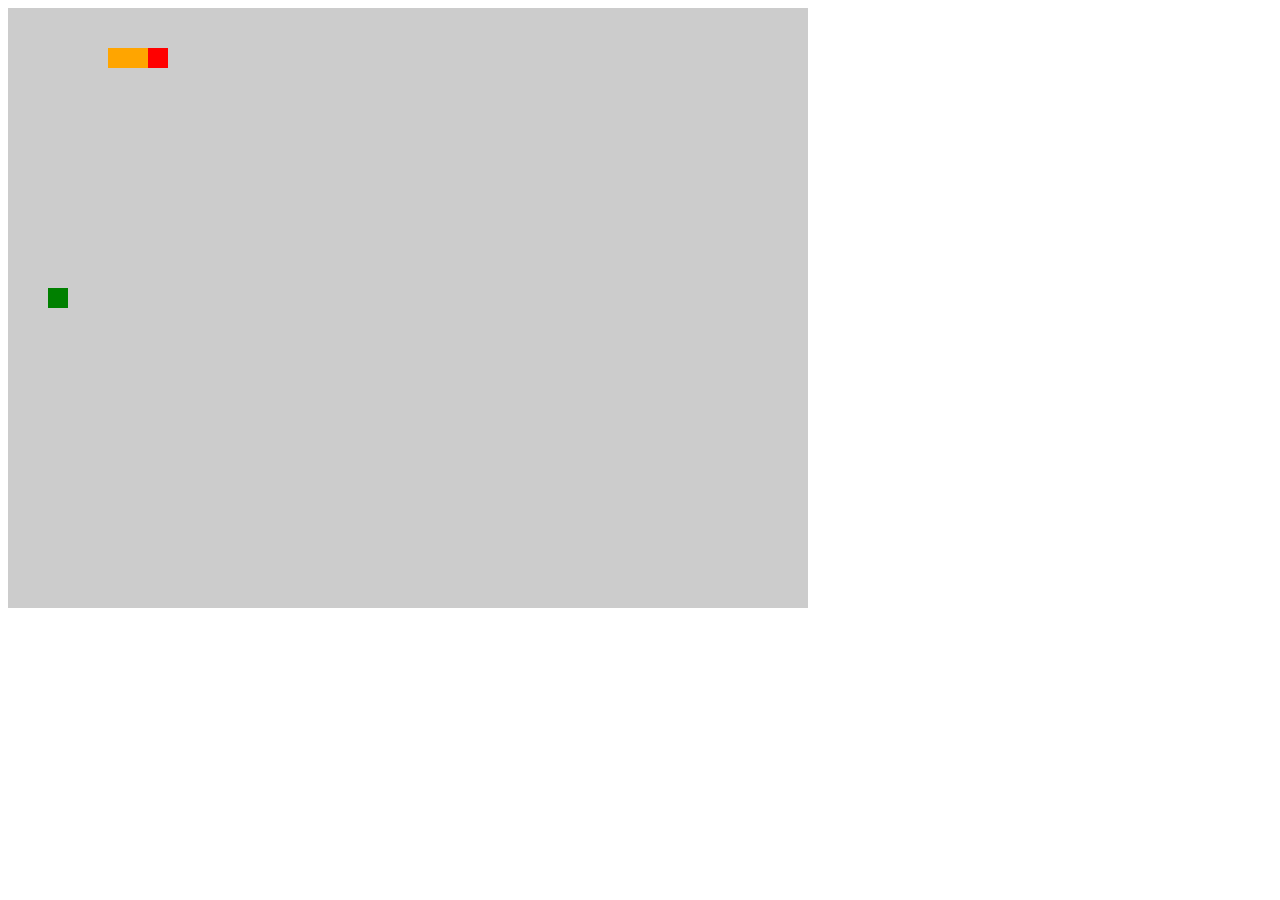
<file: views/snake.html>
<!DOCTYPE html>
<html lang="en">

<head>
    <meta charset="UTF-8">
    <title>title</title>
    <style>
    .map {
        width: 800px;
        height: 600px;
        background-color: #CCC;
        position: relative;
    }
    </style>
</head>

<body>
    <!--画出地图,设置样式-->
    <div class="map"></div>
    <script>
    //自调用函数----食物的
    (function() {
        var elements = []; //用来保存每个小方块食物的
        //食物就是一个对象,有宽,有高,有颜色,有横纵坐标,先定义构造函数,然后创建对象
        function Food(x, y, width, height, color) {
            //横纵坐标
            this.x = x || 0;
            this.y = y || 0;
            //宽和高
            this.width = width || 20;
            this.height = height || 20;
            //背景颜色
            this.color = color || "green";
        }

        //为原型添加初始化的方法(作用：在页面上显示这个食物)
        //因为食物要在地图上显示,所以,需要地图的这个参数(map---就是页面上的.class=map的这个div)
        Food.prototype.init = function(map) {
            //先删除这个小食物
            //外部无法访问的函数
            remove();

            //创建div
            var div = document.createElement("div");
            //把div加到map中
            map.appendChild(div);
            //设置div的样式
            div.style.width = this.width + "px";
            div.style.height = this.height + "px";
            div.style.backgroundColor = this.color;
            //先脱离文档流
            div.style.position = "absolute";
            //随机横纵坐标
            this.x = parseInt(Math.random() * (map.offsetWidth / this.width)) * this.width;
            this.y = parseInt(Math.random() * (map.offsetHeight / this.height)) * this.height;
            div.style.left = this.x + "px";
            div.style.top = this.y + "px";

            //把div加入到数组elements中
            elements.push(div);
        };

        //私有的函数---删除食物的
        function remove() {
            //elements数组中有这个食物
            for (var i = 0; i < elements.length; i++) {
                var ele = elements[i];
                //找到这个子元素的父级元素,然后删除这个子元素
                ele.parentNode.removeChild(ele);
                //再次把elements中的这个子元素也要删除
                elements.splice(i, 1);
            }
        }

        //把Food暴露给Window,外部可以使用
        window.Food = Food;
    }());

    //自调用函数---小蛇
    (function() {
        var elements = []; //存放小蛇的每个身体部分
        //小蛇的构造函数
        function Snake(width, height, direction) {
            //小蛇的每个部分的宽
            this.width = width || 20;
            this.height = height || 20;
            //小蛇的身体
            this.body = [{
                    x: 3,
                    y: 2,
                    color: "red"
                }, //头
                {
                    x: 2,
                    y: 2,
                    color: "orange"
                }, //身体
                {
                    x: 1,
                    y: 2,
                    color: "orange"
                } //身体
            ];
            //方向
            this.direction = direction || "right";
        }

        //为原型添加方法--小蛇初始化的方法
        Snake.prototype.init = function(map) {
            //先删除之前的小蛇
            remove(); //===========================================

            //循环遍历创建div
            for (var i = 0; i < this.body.length; i++) {
                //数组中的每个数组元素都是一个对象
                var obj = this.body[i];
                //创建div
                var div = document.createElement("div");
                //把div加入到map地图中
                map.appendChild(div);
                //设置div的样式
                div.style.position = "absolute";
                div.style.width = this.width + "px";
                div.style.height = this.height + "px";
                //横纵坐标
                div.style.left = obj.x * this.width + "px";
                div.style.top = obj.y * this.height + "px";
                //背景颜色
                div.style.backgroundColor = obj.color;
                //方向暂时不定
                //把div加入到elements数组中----目的是为了删除
                elements.push(div);
            }
        };

        //为原型添加方法---小蛇动起来
        Snake.prototype.move = function(food, map) {
            //改变小蛇的身体的坐标位置
            var i = this.body.length - 1; //2
            for (; i > 0; i--) {
                this.body[i].x = this.body[i - 1].x;
                this.body[i].y = this.body[i - 1].y;
            }
            //判断方向---改变小蛇的头的坐标位置
            switch (this.direction) {
                case "right":
                    this.body[0].x += 1;
                    break;
                case "left":
                    this.body[0].x -= 1;
                    break;
                case "top":
                    this.body[0].y -= 1;
                    break;
                case "bottom":
                    this.body[0].y += 1;
                    break;
            }

            //判断有没有吃到食物
            //小蛇的头的坐标和食物的坐标一致
            var headX = this.body[0].x * this.width;
            var headY = this.body[0].y * this.height;
            //判断小蛇的头的坐标和食物的坐标是否相同
            if (headX == food.x && headY == food.y) {
                //获取小蛇的最后的尾巴
                var last = this.body[this.body.length - 1];
                //把最后的蛇尾复制一个,重新的加入到小蛇的body中
                this.body.push({
                    x: last.x,
                    y: last.y,
                    color: last.color
                });
                //把食物删除,重新初始化食物
                food.init(map);
            }
        }; //删除小蛇的私有的函数=============================================================================
        function remove() {
            //删除map中的小蛇的每个div,同时删除elements数组中的每个元素,从蛇尾向蛇头方向删除div
            var i = elements.length - 1;
            for (; i >= 0; i--) {
                //先从当前的子元素中找到该子元素的父级元素,然后再弄死这个子元素
                var ele = elements[i];
                //从map地图上删除这个子元素div
                ele.parentNode.removeChild(ele);
                elements.splice(i, 1);
            }
        }

        //把Snake暴露给window,外部可以访问
        window.Snake = Snake;
    }());

    //自调用函数---游戏对象================================================
    (function() {

        var that = null; //该变量的目的就是为了保存游戏Game的实例对象-------

        //游戏的构造函数
        function Game(map) {
            this.food = new Food(); //食物对象
            this.snake = new Snake(); //小蛇对象
            this.map = map; //地图
            that = this; //保存当前的实例对象到that变量中-----------------此时that就是this
        }

        //初始化游戏-----可以设置小蛇和食物显示出来
        Game.prototype.init = function() {
            //初始化游戏
            //食物初始化
            this.food.init(this.map);
            //小蛇初始化
            this.snake.init(this.map);
            //调用自动移动小蛇的方法========================||调用了小蛇自动移动的方法
            this.runSnake(this.food, this.map);
            //调用按键的方法
            this.bindKey(); //========================================
        };

        //添加原型方法---设置小蛇可以自动的跑起来
        Game.prototype.runSnake = function(food, map) {

            //自动的去移动
            var timeId = setInterval(function() {
                //此时的this是window
                //移动小蛇
                this.snake.move(food, map);
                //初始化小蛇
                this.snake.init(map);
                //横坐标的最大值
                var maxX = map.offsetWidth / this.snake.width;
                //纵坐标的最大值
                var maxY = map.offsetHeight / this.snake.height;
                //小蛇的头的坐标
                var headX = this.snake.body[0].x;
                var headY = this.snake.body[0].y;
                //横坐标
                if (headX < 0 || headX >= maxX) {
                    //撞墙了,停止定时器
                    clearInterval(timeId);
                    alert("游戏结束");
                }
                //纵坐标
                if (headY < 0 || headY >= maxY) {
                    //撞墙了,停止定时器
                    clearInterval(timeId);
                    alert("游戏结束");
                }
            }.bind(that), 150);
        };

        //添加原型方法---设置用户按键,改变小蛇移动的方向
        Game.prototype.bindKey = function() {

            //获取用户的按键,改变小蛇的方向
            document.addEventListener("keydown", function(e) {
                //这里的this应该是触发keydown的事件的对象---document,
                //所以,这里的this就是document
                //获取按键的值
                switch (e.keyCode) {
                    case 37:
                        this.snake.direction = "left";
                        break;
                    case 38:
                        this.snake.direction = "top";
                        break;
                    case 39:
                        this.snake.direction = "right";
                        break;
                    case 40:
                        this.snake.direction = "bottom";
                        break;
                }
            }.bind(that), false);
        };

        //把Game暴露给window,外部就可以访问Game对象了
        window.Game = Game;
    }());



    //初始化游戏对象
    var gm = new Game(document.querySelector(".map"));

    //初始化游戏---开始游戏
    gm.init();


    //外部测试代码
    //  var fd = new Food();
    //  fd.init(document.querySelector(".map"));
    //  //创建小蛇
    //  var snake = new Snake();
    //  snake.init(document.querySelector(".map"));//先在地图上看到小蛇
    //
    //
    //
    //  setInterval(function () {
    //    snake.move(fd, document.querySelector(".map"));
    //    snake.init(document.querySelector(".map"));
    //  }, 150);


    //  snake.move(fd, document.querySelector(".map"));//走一步
    //  snake.init(document.querySelector(".map"));//初始化---重新画一条小蛇(先删除之前的小蛇,把现在的小蛇显示出来)

    //  snake.move(fd, document.querySelector(".map"));
    //  snake.init(document.querySelector(".map"));
    //  snake.move(fd, document.querySelector(".map"));
    //  snake.init(document.querySelector(".map"));
    //  snake.move(fd, document.querySelector(".map"));
    //  snake.init(document.querySelector(".map"));
    //  snake.move(fd, document.querySelector(".map"));
    //  snake.init(document.querySelector(".map"));
    //  snake.move(fd, document.querySelector(".map"));
    //  snake.init(document.querySelector(".map"));
    //
    //  snake.move(fd, document.querySelector(".map"));
    //  snake.init(document.querySelector(".map"));


    //  fd.init(document.querySelector(".map"));
    //  fd.init(document.querySelector(".map"));
    //  fd.init(document.querySelector(".map"));
    //  fd.init(document.querySelector(".map"));
    //console.log(fd.x+"====>"+fd.y);

    //console.log(fd.width);
    </script>
</body>

</html>
</file>
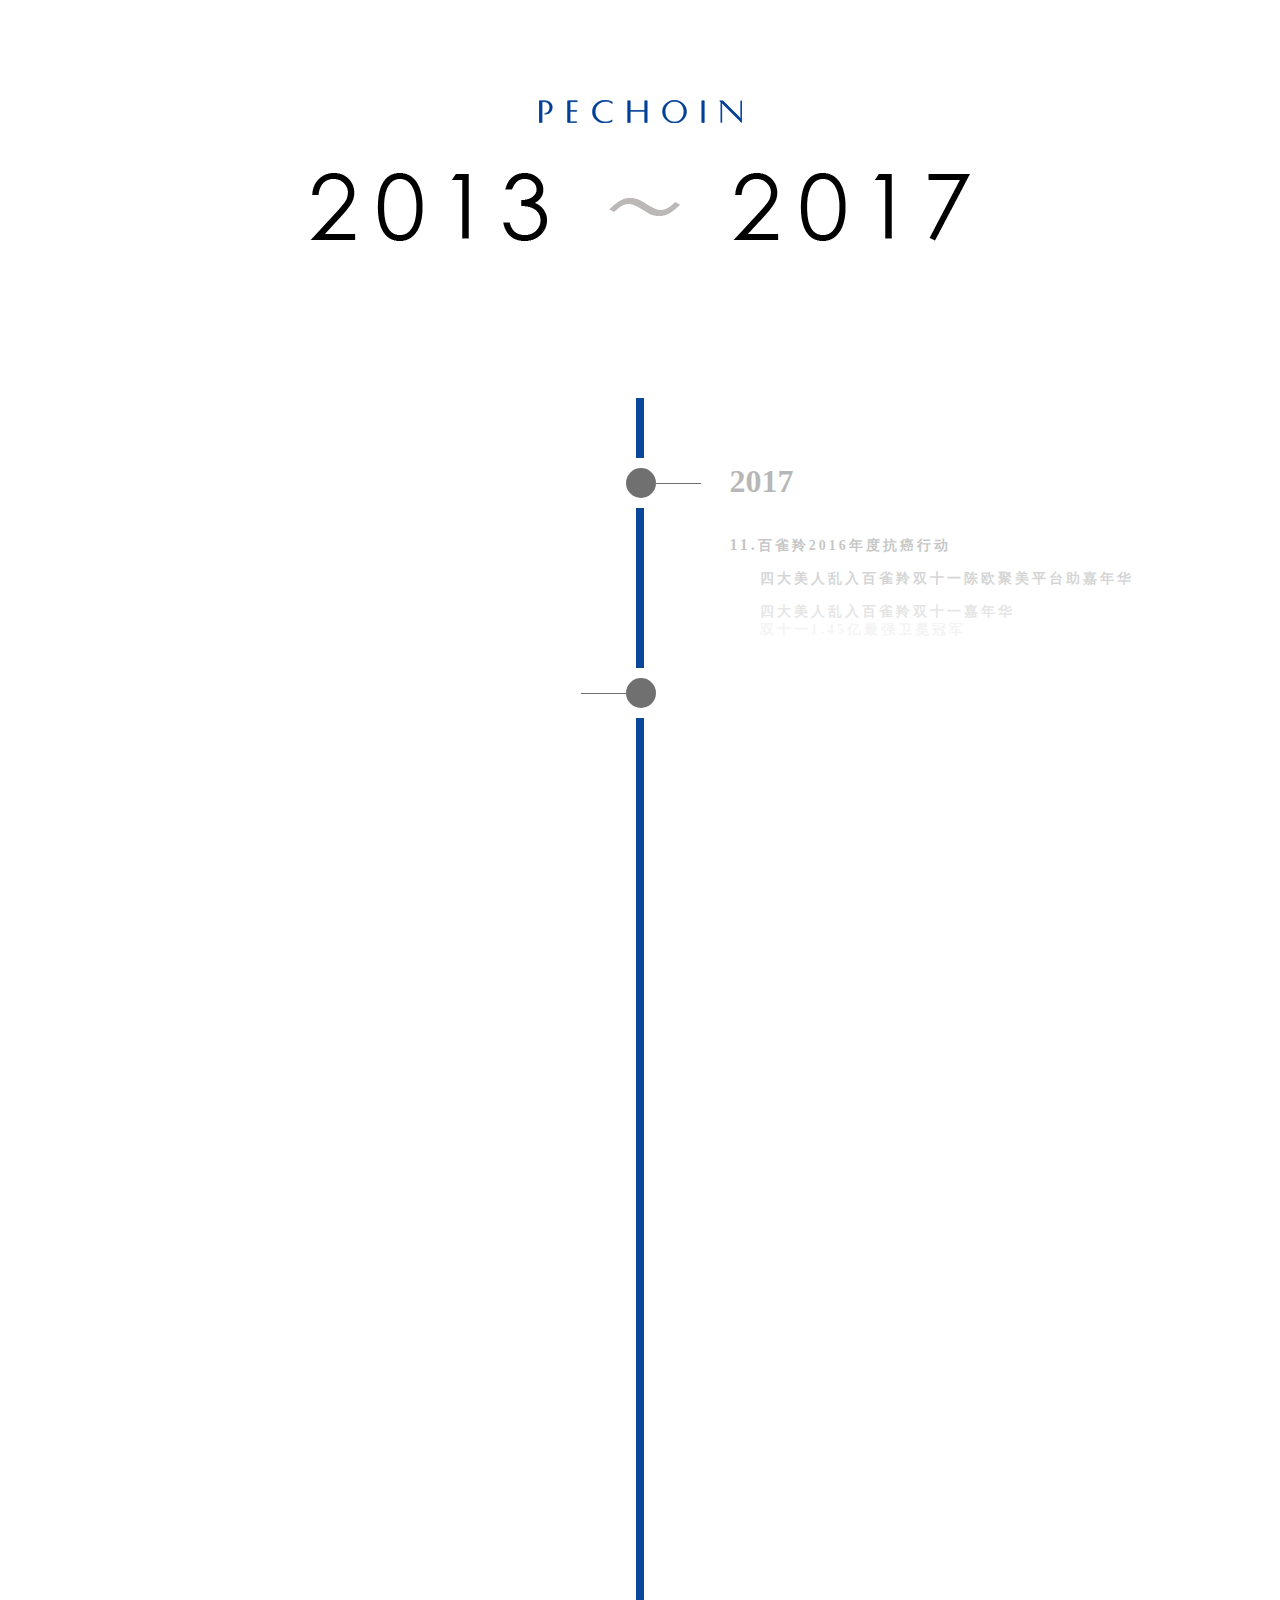
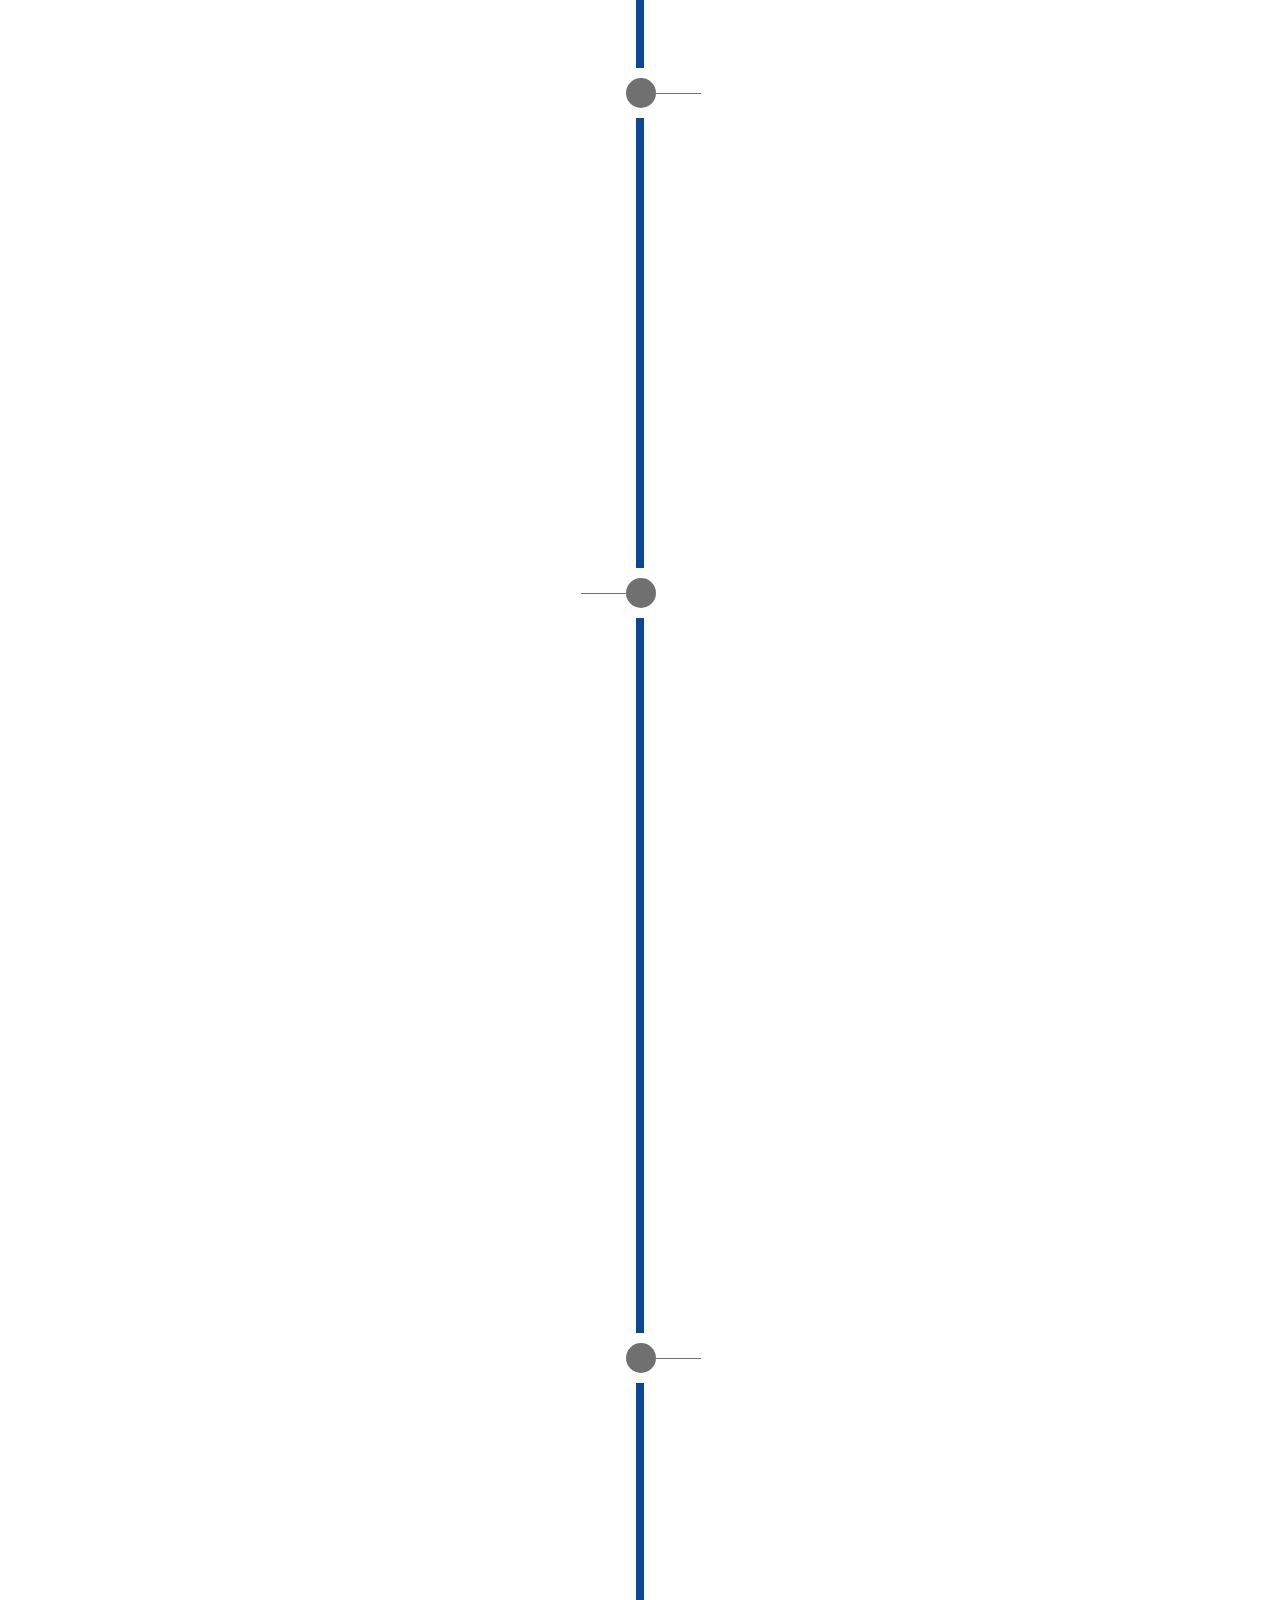
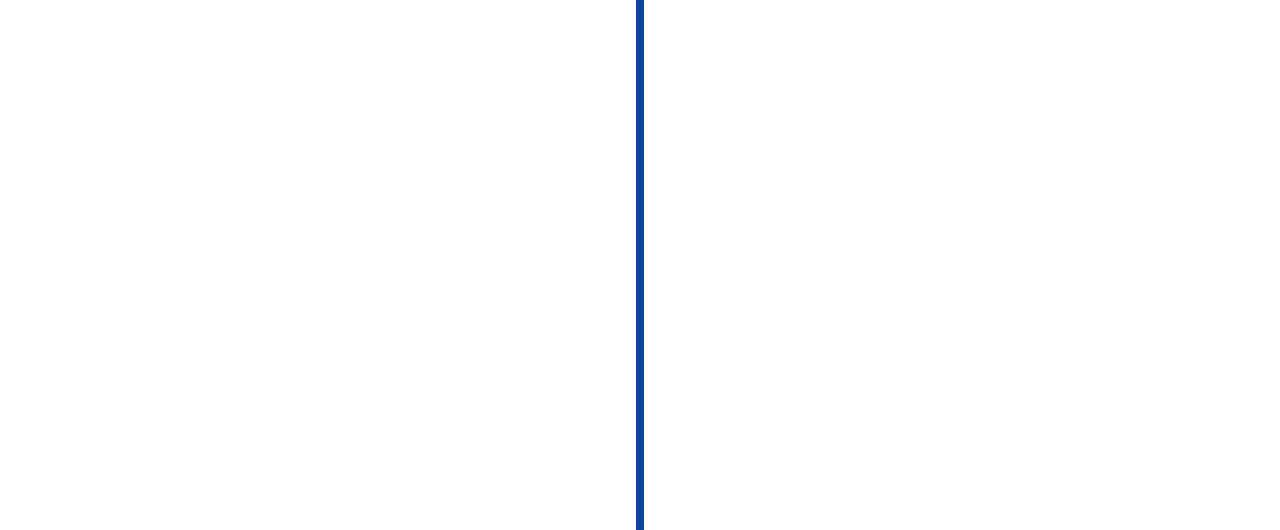
<file: views/timeline.html>
<!doctype html>
<html lang="en">

<head>
    <meta charset="UTF-8">
    <meta name="viewport" content="width=device-width, user-scalable=no, initial-scale=1.0, maximum-scale=1.0, minimum-scale=1.0">
    <meta http-equiv="X-UA-Compatible" content="ie=edge">
    <title>Document</title>
    <link rel="stylesheet" href="../css/timeline.css">
</head>

<body>
    <header class="t-header">
        <img class="logo-box" src="../images/timeline/logo.png"></img>
        <img class="year-box" src="../images/timeline/2013~2017.png"></img>
    </header>
    <div class="t-main">
        <div class="left-box">
            <ul>
                <li></li>
                <li></li>
                <li></li>
                <li></li>
                <li></li>
                <li></li>
                <li></li>
                <li>
                    <h1>2016<b></b></h1></li>
                <li>
                    <h5>百雀羚2016年度抗癌行动<span>.12</span></h5></li>
                <li>
                    <h5>我是传奇，创造双十一奇迹<span>.11</span></h5> </li>
                <li>
                    <h6>四大美人乱入百雀羚双十一嘉年华</h6></li>
                <li>
                    <p>双十一1.45亿最强卫冕冠军</p>
                </li>
                <li>
                    <p>11月11日百雀羚天猫美妆成功卫冕</p>
                </li>
                <li>
                    <p>全球一亿人次选择购买</p>
                </li>
                <li>
                    <h5>模特之星决赛之夜百雀羚全程冠名<span>.10</span></h5></li>
                <li>
                    <p>腾讯全程直播！激烈有精彩的冠军争夺</p>
                </li>
                <li>
                    <p>走在国际化步伐前列先行者</p>
                </li>
                <li><img src="../images/timeline/9.png" height="186px" alt=""></li>
                <li></li>
                <li></li>
                <li></li>
                <li></li>
                <li></li>
                <li></li>
                <li>
                    <h5>百雀羚冠名《麻雀》收视率+点击量第一<span>.09</span></h5></li>
                <li>
                    <p>麻雀总播放量超180亿</p>
                </li>
                <li>
                    <p>走在国际化步伐前列先行者</p>
                </li>
                <li>
                    <h6>百里挑一  首轮呈现  周杰伦见会</h6> </li>
                <li>
                    <h6>三生花X诗歌灵程璧跨界玩文艺！</h6> </li>
                <li>
                    <h5>华晨宇、陈欧聚美平台助力百雀羚，超500万人围观<span>.07</span></h5> </li>
                <li>
                    <h6>百雀羚冠名超级大IP《幻城》一口气签下</h6></li>
                <li>
                    <p>36名美妆达人，百雀羚掀起数字化革命</p>
                </li>
                <li>
                    <h6>百雀羚数字化战略发布会！</h6> </li>
                <li>
                    <h5>气韵品牌战略发布会<span>.06</span></h5>
                    <li><img src="../images/timeline/8.png" height="181px" alt=""></li>
                    <li>
                        <h6>百雀羚数字化战略发布会！</h6> </li>
                    <li>
                        <p>36名美妆达人，百雀羚掀起数字化革命</p>
                    </li>
                    <li>
                        <h6>百里挑一  首轮呈现  周杰伦见会</h6> </li>
                    <li>
                        <h5>气韵品牌战略发布会<span>.05</span></h5>
                        <li>
                            <h5>气韵品牌战略发布会发布会<span>&nbsp;03</span></h5>
                            <li>
                                <p>气韵品牌战略发布会发<span>&nbsp;&nbsp;|&nbsp;</span></p>
                                <li>
                                    <p>气韵品牌战略<span>&nbsp;07</span></p>
                                    <li>
                                        <h5>气韵品牌战略发布会<span>.03</span></h5>
                                        <li></li>
                                        <li></li>
                                        <!--============================2014===========================-->
                                        <li>
                                            <h1 class="title-5">2014<b></b></h1></li>
                                        <li></li>
                                        <li>
                                            <h5>百雀羚2016年度抗癌行陈欧聚美平台助力动<span>.12</span></h5></li>
                                        <li>
                                            <h6>百里挑一  首轮呈现  周杰伦见会！</h6> </li>
                                        <li>
                                            <h6>三生花X诗歌灵程璧跨界玩文艺！</h6> </li>
                                        <li><img src="../images/timeline/5.png" height="186px" alt=""></li>
                                        <li>
                                            <h6>百里挑一  首轮呈现  周杰伦见会！</h6> </li>
                                        <li>
                                            <h6>三生花X诗歌灵程璧跨界陈欧聚美平台助玩文艺！</h6> </li>
                                        <li>
                                            <h5>百雀羚2016年度抗癌陈欧聚美平台助力行动<span>.11</span></h5></li>
                                        <li>
                                            <h5>百雀羚2016年度抗癌陈欧聚美平台助力行动行动<span>.07</span></h5></li>
                                        <li>
                                            <h5>百雀羚2016年度抗癌陈欧聚美平台助力行动行动行动<span>.05</span></h5></li>
                                        <li><img src="../images/timeline/10.png" height="203px" alt=""></li>
                                        <li>
                                            <h5>百雀羚2016年动<span>.03</span></h5></li>
            </ul>
        </div>
        <div class="middle-box">
            <div class="line">
                <div></div>
                <p><i></i></p>
                <div></div>
                <p><b></b></p>
                <div></div>
                <p><i></i></p>
                <div></div>
                <p><b></b></p>
                <div></div>
                <p><i></i></p>
                <div></div>
            </div>
        </div>
        <div class="right-box">
            <ul>
                <li>
                    <h1>2017<b></b></h1></li>
                <li>
                    <h5><span>11.</span>百雀羚2016年度抗癌行动</h5></li>
                <li>
                    <h6>四大美人乱入百雀羚双十一陈欧聚美平台助嘉年华</h6></li>
                <li>
                    <h6>四大美人乱入百雀羚双十一嘉年华</h6></li>
                <li>
                    <p>双十一1.45亿最强卫冕冠军</p>
                </li>
                <li>
                    <h5><span>10.</span>我是传奇，创造双十一奇迹</h5> </li>
                <li>
                    <p>11月11日百雀羚天猫美妆成功卫冕</p>
                </li>
                <li>
                    <h5><span>08.</span>模特之星决赛之夜百雀羚全程冠名</h5></li>
                <li><img src="../images/timeline/2.png" height="191px" alt=""></li>
                <li></li>
                <li></li>
                <li></li>
                <li></li>
                <li></li>
                <li></li>
                <li>
                    <h6>四大美人乱入百雀羚双十一嘉年华</h6></li>
                <li>
                    <h6>四大美人乱入百雀羚双十一嘉年华</h6></li>
                <li>
                    <h5><span>07.</span>百雀羚2016年度抗癌行动</h5></li>
                <li>
                    <h5><span>11.</span>百雀羚2016年度抗</h5></li>
                <li>
                    <h6>四大美人乱入百</h6></li>
                <li>
                    <h5><span>04.</span>百雀羚2016年度抗</h5></li>
                <li>
                    <h5><span>03.</span>百雀羚2016年度抗精彩的冠军争夺</h5></li>
                <li>
                    <p>腾讯全程直播！激烈有精陈欧聚美平台助彩的冠军争夺</p>
                </li>
                <li>
                    <p>走在国际化步伐前列先行者</p>
                </li>
                <li><img src="../images/timeline/1.png" height="184px" alt=""></li>
                <li></li>
                <li></li>
                <li></li>
                <li></li>
                <li></li>
                <li></li>
                <li></li>
                <li></li>
                <li></li>
                <!--=========================2015============================-->
                <li>
                    <h1 class="title-5">2015<b></b></h1></li>
                <li></li>
                <li>
                    <h5><span>12.</span>百雀羚2016年度抗癌行动</h5></li>
                <li>
                    <h5><span>11.</span>我是传奇，创造双十一奇迹</h5> </li>
                <li>
                    <h6>四大美人乱入百雀羚双十一嘉年华</h6></li>
                <li>
                    <h5><span>10.</span>我是传奇，创造一奇迹</h5> </li>
                <li></li>
                <li>
                    <h5><span>07.</span>我是传奇，奇迹</h5> </li>
                <li><img src="../images/timeline/7.png" height="200px" alt=""></li>
                <li>
                    <h6>四大美人乱入百雀羚双十一嘉年华</h6></li>
                <li>
                    <p>双十一1.45亿最强卫冕冠军</p>
                </li>
                <li>
                    <h5><span>06.</span>模特之星决赛之夜百雀羚全程冠名</h5></li>
                <li>
                    <h5><span>05.</span>模特之星决赛之夜名</h5></li>
                <li>
                    <h5><span>03.</span>模特之星决赛之羚全程冠名</h5></li>
                <li>
                    <h5><span>02.</span>模特之星决全程冠名</h5></li>
                <li><img src="../images/timeline/6.png" height="353px" alt=""></li>
                <li></li>
                <li></li>
                <li></li>
                <li></li>
                <li></li>
                <li></li>
                <li></li>
                <!--=================================2013=========-->
                <li>
                    <h1 class="title-5">2013<b></b></h1></li>
                <li>
                    <h5><span>09.</span>模特之星决赛之夜百雀羚全程冠名</h5></li>
                <li><img src="../images/timeline/4.png" height="213px" alt=""></li>
                <li>
                    <h5><span>07.</span>模特之星决赛之夜百雀羚全程冠名</h5></li>
                <li><img src="../images/timeline/3.png" height="363px" alt=""></li>
            </ul>
        </div>
    </div>
    <script src="../js/jquery-1.12.4.js"></script>
    <script>
    $(function() {
        var ilength = $('.left-box li').length
        var jlength = $('.right-box li').length
        var i = -1
        var j = -1
        var timer = setInterval(function() {
            j++
            i++;
            $('.left-box ul li').eq(i).animate({
                opacity: 1
            }, 2000, 'linear')
            $('.right-box ul li').eq(j).animate({
                opacity: 1
            }, 2000, 'linear')
        }, 120)
    })
    </script>
</body>

</html>
</file>
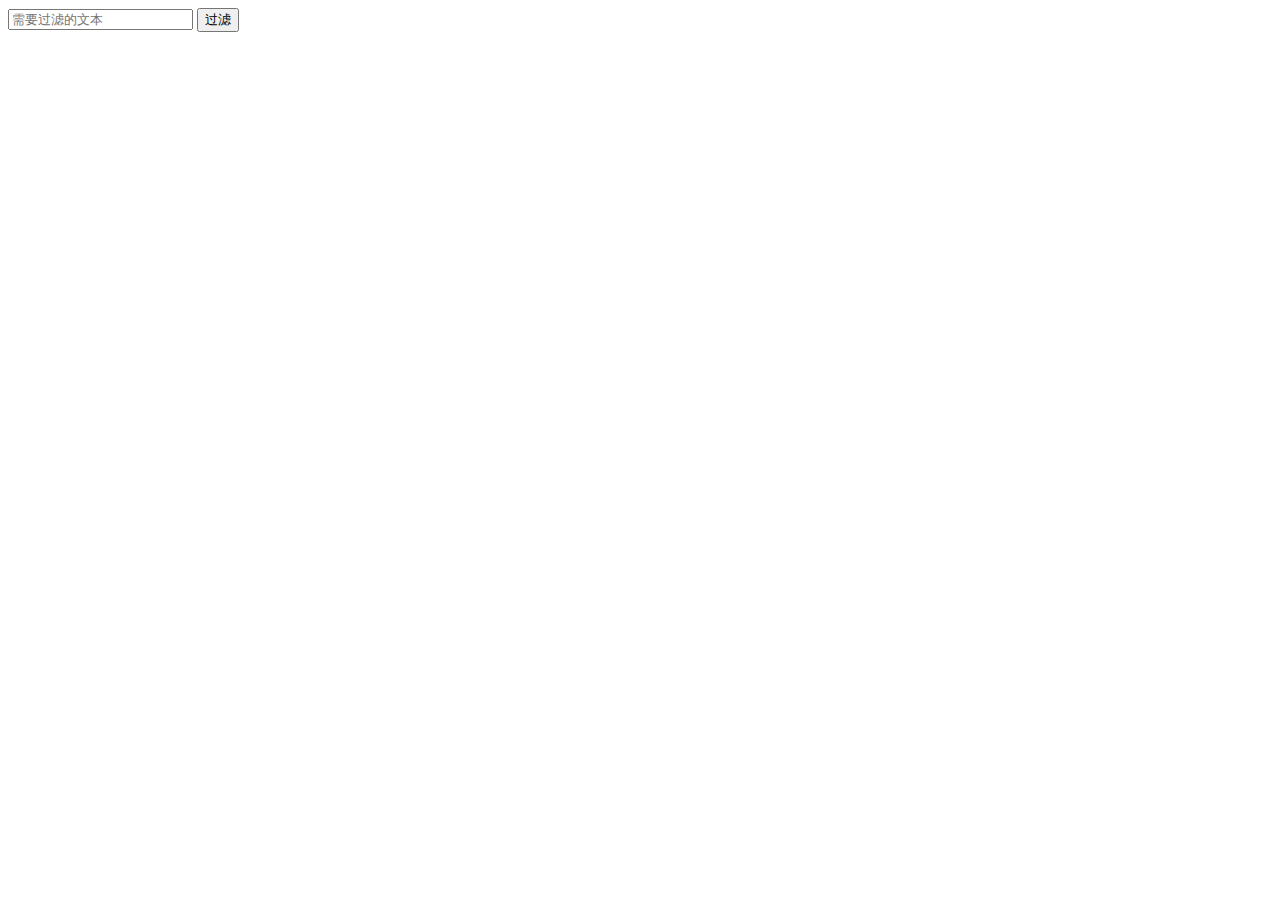
<file: views/example/guolv.html>
<!DOCTYPE html>
<html lang="en">

<head>
    <meta charset="UTF-8">
    <title>Document</title>
</head>

<body>
    <form action="">
        <input type="text" placeholder="需要过滤的文本" id="input">
        <button id="btn">过滤</button>
    </form>
    <script>
    function my$(id) {
        return document.getElementById(id)
    }
    my$('btn').onclick = function() {
        my$('input').value = my$('input').value.replace('//')
    }
    </script>
</body>

</html>
</file>
<file: css/index.css>
html,
body {
    margin: 0;
    padding: 0;
    width: 100%;
    height: 100%;
    background-color: #1f7994;
}

div,
dl,
dt,
dd,
ul,
ol,
li,
h1,
h2,
h3,
h4,
h5,
h6,
pre,
form,
fieldset,
input,
textarea,
blockquote,
p {
    padding: 0;
    margin: 0;
}

table,
td,
tr,
th {
    font-size: 21px;
}

li {
    list-style: none;
}

img {
    vertical-align: top;
    border: 0;
}

ol,
ul {
    list-style: none;
}

input {
    border: none;
}

a {
    text-decoration: none;
    color: #000;
}

.left {
    float: left;
}

.right {
    float: right;
}


/* model css */

@media screen and (max-width: 768px) {
    #container {
        width: 96%;
        margin: 0 auto;
        height: 100px;
    }
    #container .bl_article .l_box {
        width: 100%;
    }
    #container .bl_article .r_box {
        display: none;
    }
    #container .bl_nav {
        background-color: #1f7994;
        height: 130px;
    }
    #container .bl_nav ul li {
        padding: 0;
        background-color: #63a1b4;
        width: 30%;
        border-right: 1px solid #fff;
        border-bottom: 1px solid #fff;
        text-align: center;
    }
    #container .bl_nav ul li.active {
        background-color: #176c86;
    }
}

@media screen and (min-width: 768px) {
    #container {
        width: 750px;
        height: 100px;
    }
}

@media screen and (min-width: 992px) {
    #container {
        width: 970px;
        height: 100px;
    }
}

@media screen and (min-width: 1200px) {
    #container {
        width: 1170px;
        height: 100px;
    }
}

#container {
    margin: 0 auto;
}

.bl_header {
    padding-top: 30px;
    position: relative;
}

.bl_header .animate {
    position: absolute;
    right: 0;
    top: 0;
    animation: move 3s linear infinite alternate;
}

@keyframes move {
    from {
        transform: translateX(-50px);
    }
    to {
        transform: translateX(50px);
    }
}

.profile {
    width: 100%;
    height: 132px;
    position: relative;
}

.profile .avatar {
    width: 120px;
    height: 120px;
    border: rgb(99, 161, 180) 6px solid;
    border-radius: 5px;
}

.profile .avater img {}

.profile .guanzhu {}

.profile .guanzhu ul {
    position: absolute;
    bottom: 0;
}

.profile .guanzhu ul li {
    float: left;
    background-color: #176c86;
    border-radius: 5px;
    margin-left: 10px;
}

.profile .guanzhu ul li img {
    display: block;
    opacity: .6;
}

.profile .guanzhu ul li img:hover+span {
    display: block;
}

.profile .guanzhu ul li span {
    position: absolute;
    left: 5px;
    top: -30px;
    width: 150px;
    height: 20px;
    text-align: center;
    line-height: 20px;
    font-size: 12px;
    background-color: #176c86;
    color: #fff;
    display: none;
}

.profile .guanzhu ul li:last-child span {
    left: 168px;
    top: -110px;
}

.bl_nav {
    margin-top: 30px;
    width: 100%;
    height: 40px;
    background-color: #63a1b4;
    border-radius: 5px;
}

.bl_nav ul {
    padding-left: 30px;
}

.bl_nav ul li {
    padding: 0 20px 0 20px;
    float: left;
}

.bl_nav ul li.active {
    background-color: #176c86;
}

.bl_nav ul li a {
    display: block;
    height: 40px;
    line-height: 40px;
    color: #fff;
}

.bl_article {
    overflow: hidden;
    width: 100%;
    margin-top: 30px;
}

.bl_article .l_box {
    width: 70%;
}

.bl_article .l_box .blogbox {
    position: relative;
    background: #fff;
    padding: 20px 20px 20px 100px;
    border-radius: 5px;
}

.bl_article .l_box .blogbox i {
    position: absolute;
    left: 20px;
    top: 20px;
    border: 1px solid #a39a89;
    border-radius: 5px;
}

.bl_article .l_box .blogbox h2 {
    font-weight: normal;
    margin-bottom: 15px;
}

.bl_article .l_box .blogbox h2 a {}

.bl_article .l_box .blogbox p.text {
    color: #6b6b6b;
    font-size: 14px;
}

.bl_article .l_box .blogbox span {
    display: block;
}

.bl_article .l_box .blogbox span a {
    display: block;
}

.bl_article .l_box .blogbox span img {
    margin-right: 8px;
    margin-top: 10px;
    width: 102px;
    border: 1px solid #1f7994;
    border-radius: 10px;
}

.bl_article .l_box .blogbox ul {
    margin: 15px 0 30px 0;
}

.bl_article .l_box .blogbox ul li {
    float: left;
    font-size: 12px;
    color: #63a1b4;
    text-align: center;
    width: 24%;
    border-right: 1px dashed #ccc;
}

.bl_article .l_box .bloglist {
    margin-bottom: 40px;
}

.bl_article .l_box .bloglist>ul {}

.bl_article .l_box .bloglist>ul>li {
    position: relative;
    padding: 20px;
    padding-right: 160px;
    margin-top: 20px;
    background: #fff;
    border-radius: 5px;
}

.bl_article .l_box .bloglist>ul>li i {
    position: absolute;
    right: 20px;
    top: 20px;
}

.bl_article .l_box .bloglist>ul>li i a {
    display: block;
    width: 120px;
    height: 120px;
}

.bl_article .l_box .bloglist>ul>li i a img {}

.bl_article .l_box .bloglist>ul>li h3 {
    font-size: 16px;
}

.bl_article .l_box .bloglist>ul>li p {
    color: #6b6b6b;
    font-size: 14px;
    margin-top: 30px;
}

.bl_article .l_box .bloglist>ul>li ul {
    margin-top: 30px;
    margin-bottom: 50px;
}

.bl_article .l_box .bloglist>ul>li ul li {
    text-align: center;
    float: left;
    width: 24%;
    color: #63a1b4;
    font-size: 12px;
    border-right: 1px dashed #ccc;
}

.bl_article .r_box {
    margin-left: 2%;
    width: 28%;
}

.bl_article .r_box .wdxc {
    background: #fff;
    overflow: hidden;
    padding: 10px;
    border-radius: 5px;
}

.bl_article .r_box h2 {
    color: #1f7994;
    font-size: 14px;
    margin-bottom: 20px;
}

.bl_article .r_box .wdxc ul {}

.bl_article .r_box .wdxc ul li {
    float: left;
    width: 30%;
    margin-left: 3.3333%;
    height: 80px;
}

.bl_article .r_box .wdxc ul li a {
    display: block;
}

.bl_article .r_box .wdxc ul li a img {
    width: 100%;
    height: 80px;
}

.bl_article .r_box .search {
    position: relative;
    margin-top: 15px;
}

.bl_article .r_box .search .key {
    box-sizing: border-box;
    height: 36px;
    width: 100%;
    color: rgb(153, 153, 153);
    padding-left: 10px;
    padding-right: 26px;
    border-top-right-radius: 5px;
    border-bottom-right-radius: 5px;
}

.bl_article .r_box .search .btn {
    position: absolute;
    right: 0;
    top: 0;
    width: 50px;
    height: 36px;
    background: #63a1b4;
    color: #fff;
    border-top-right-radius: 5px;
    border-bottom-right-radius: 5px;
}

.bl_article .r_box .tuijian {
    margin-top: 15px;
    background: #fff;
    padding: 10px;
    border-radius: 5px;
}

.bl_article .r_box .tuijian ul {}

.bl_article .r_box .tuijian ul li {
    margin-bottom: 6px;
    background: url('../images/li.png') no-repeat center left;
    padding-left: 15px;
    padding-right: 5px;
}

.bl_article .r_box .tuijian ul li a {
    color: #666;
    font-size: 14px;
    text-overflow: ellipsis;
    white-space: nowrap;
}

.bl_article .r_box .cate {
    margin-top: 15px;
    background: #fff;
    padding: 10px;
    border-radius: 5px;
}

.bl_article .r_box .cate ul {}

.bl_article .r_box .cate ul li {
    text-overflow: ellipsis;
    white-space: nowrap;
    margin-bottom: 10px;
    background: url('../images/li.png') no-repeat center left;
    padding-left: 15px;
    padding-right: 5px;
}

.bl_article .r_box .cate ul li a {
    color: #666;
    font-size: 14px;
}

.bl_footer {
    width: 100%;
    height: 22px;
    margin-bottom: 20px;
}

.bl_footer p {
    text-align: center;
    color: #fff;
}

.bl_footer p a {
    color: #fff;
}
</file>
<file: css/products.css>
.bl_article .l_box ul {
    background-color: #fff;
    border-radius: 5px;
    padding: 30px;
}

.bl_article .l_box ul li {
    height: 32px;
}

.bl_article .l_box ul li span {
    position: relative;
    color: #1f7994;
}

.bl_article .l_box ul li span::after {
    position: absolute;
    top: -2px;
    right: -18px;
    content: "";
    display: block;
    width: 2px;
    height: 40px;
    background-color: #cccaca;
}

.bl_article .l_box ul li i {
    position: relative;
    padding-left: 30px;
    font-size: 15px;
    font-style: normal;
}

.bl_article .l_box ul li i::before {
    position: absolute;
    top: 3px;
    left: 5px;
    content: "";
    display: block;
    width: 10px;
    height: 10px;
    border-radius: 50%;
    border: 2px solid #cccaca;
    background: #fff;
}

.bl_article .l_box ul li i a {
    color: #666;
}

.bl_article .l_box ul li i:hover > a {
    color: #1f7994;
}
</file>
<file: css/timeline.css>
*,
*::before,
*::after{
    margin:0;
    padding:0;
    box-sizing: border-box;
    -webkit-box-sizing: border-box;
}
ul{
    list-style: none;
}
body{
    height:3730px;
    width:100%;
}
.t-header{
    width:100%;
    height:388px;
    padding:100px 0 140px 0;
}
.t-header .logo-box{
    display: block;
    margin:0 auto 50px;
}
.t-header .year-box{
    display: block;
    margin:0 auto;
}
.t-header .year-box{}
.t-main{
    width: 100%;
    height:3342px;
    position: relative;
}
.left-box{
    padding-left:20px;
    padding-top:268px;
    width:43%;
    height:100%;
    float:left;
}
.left-box ul li {
    text-align: right;
    width: 100%;
    opacity: 0;
}
.right-box ul li {
    text-align: left;
    width: 100%;
    opacity:0;
}
.left-box ul li h1{
    height:80px;
    line-height: 80px;
}
.left-box ul li h1.title-5{
    margin-top:240px;
}
.left-box ul li span{
    font-size: 16px;
}
.left-box ul li h5{
    letter-spacing: 3px;
    font-size: 14px;
    font-weight: bold;
    margin-top:15px;
}
.left-box ul li h6{
    letter-spacing: 3px;
    font-size: 14px;
    font-weight: bold;
    margin-top:15px;
    padding-right:30px;
}
.left-box ul li p{
    letter-spacing: 3px;
    font-size: 14px;
    font-weight: bold;
    padding-right:30px;
}
.left-box ul li p span{
    margin-right:-30px;
}
.left-box ul li img{
    margin-top:15px ;
    margin-right:32px;
    margin-bottom:0;
    overflow: hidden;
}
.middle-box{
    width:14%;
    height:100%;
    float:left;
    overflow: hidden;
}
.middle-box .line{
    width:8px;
    height:100%;
    margin:0 auto;
    position: relative;
}
.middle-box .line p{
    width:30px;
    height:30px;
    border-radius: 15px;
    background-color: #707070;
    margin-left:-10px;
    position: relative;
}
.middle-box .line p b{
    content:"";
    display:inline-block ;
    width:45px;
    height:1px;
    background-color: #707070;
    position: absolute;
    top:15px;
    left:-45px;
}
.middle-box .line p i{
    content:"";
    display:inline-block ;
    width:45px;
    height:1px;
    background-color: #707070;
    position: absolute;
    top:15px;
    right:-45px;
}
.middle-box .line div{
    width:100%;
    margin: 10px 0;
    background-color:#0A4699;
}
.middle-box .line div:nth-child(1){
    height:60px;
    margin-top: 10px;
}
.middle-box .line div:nth-child(3){
    height:160px;
}
.middle-box .line div:nth-child(5){
    height:950px;
}
.middle-box .line div:nth-child(7){
    height:450px;
}
.middle-box .line div:nth-child(9){
    height:715px;
}
.middle-box .line div:nth-child(11){
    height:1145px;
    padding-bottom: 0;
}
.right-box{
    padding-right:20px;
    padding-top:53px;
    width:43%;
    height:100%;
    float:right;
}
.right-box ul li h1{
    height:80px;
    line-height: 80px;
}
/*2015===========*/
.right-box ul li h1.title-5{
    margin-top:220px;
}
.right-box ul li span{
    font-size: 16px;
}
.right-box ul li h5{
    letter-spacing: 3px;
    font-size: 14px;
    font-weight: bold;
    margin-top:15px;
}
.right-box ul li h6{
    letter-spacing: 3px;
    font-size: 14px;
    font-weight: bold;
    margin-top:15px;
    padding-left:30px;
}
.right-box ul li p{
    letter-spacing: 3px;
    font-size: 14px;
    font-weight: bold;
    padding-left:30px;
}
.right-box ul li p span{
    margin-left:-30px;
}
.right-box ul li img{
    margin-left:32px;
    margin-top: 15px;
}
</file>
